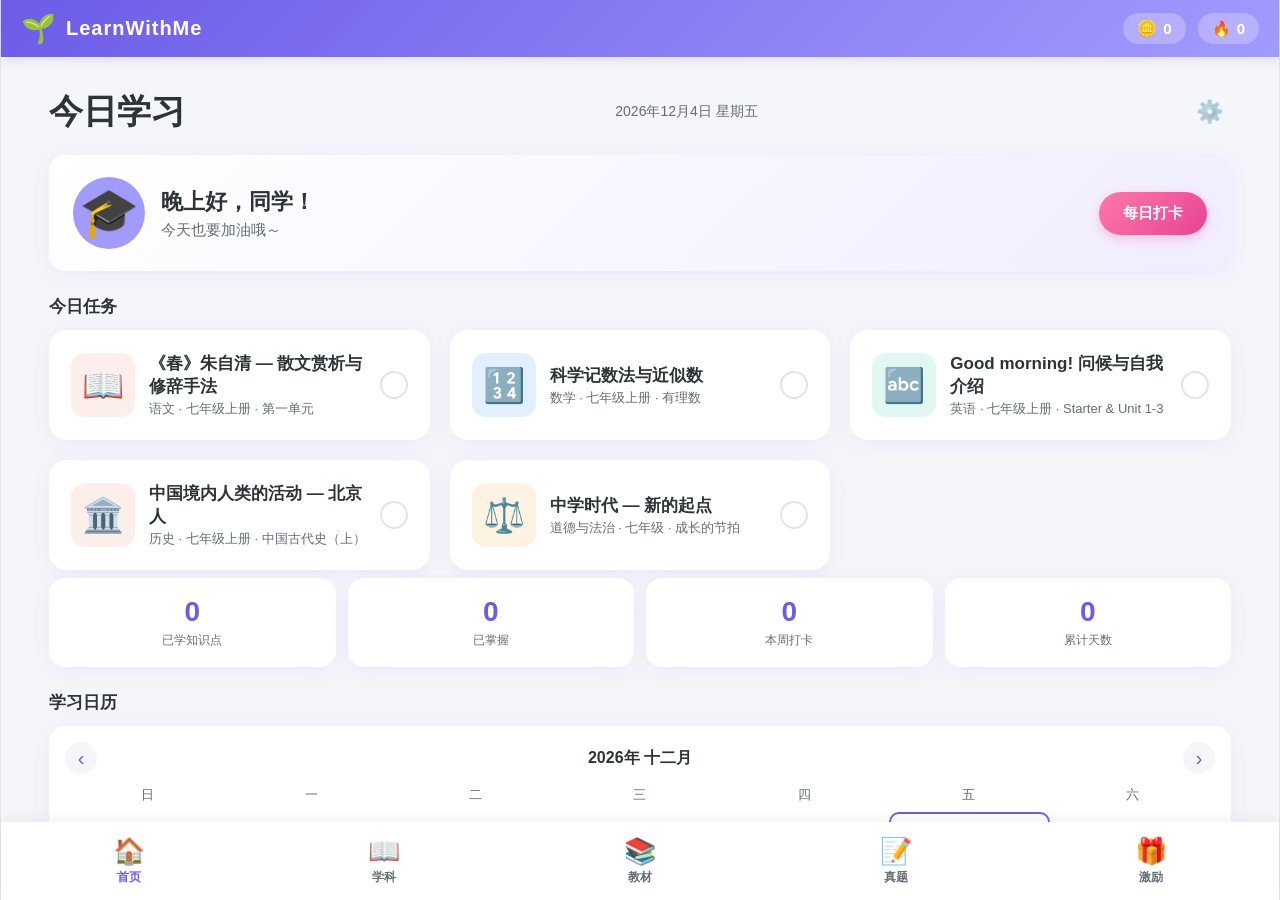
<file: LearnWithMe-old/index.html>
<!DOCTYPE html>
<html lang="zh-CN">
<head>
  <meta charset="UTF-8">
  <meta name="viewport" content="width=device-width, initial-scale=1.0, maximum-scale=1.0, user-scalable=no, viewport-fit=cover">
  <meta name="apple-mobile-web-app-capable" content="yes">
  <meta name="apple-mobile-web-app-status-bar-style" content="default">
  <meta name="apple-mobile-web-app-title" content="LearnWithMe">
  <meta name="theme-color" content="#6C5CE7">
  <link rel="manifest" href="manifest.json">
  <link rel="apple-touch-icon" href="icons/icon-192.png">
  <link rel="icon" href="icons/icon-192.png">
  <title>LearnWithMe</title>
  <link rel="stylesheet" href="css/style.css?v=20260912b">
  <!-- PDF.js for textbook PDF processing（本地化，支持 iPad 离线运行）-->
  <script src="libs/pdf.min.js"></script>
  <!-- pdf-lib for adding bookmarks to PDFs -->
  <script src="libs/pdf-lib.min.js"></script>
</head>
<body>
  <div id="app">
    <!-- Top Status Bar -->
    <header class="topbar">
      <div class="topbar-left">
        <div class="app-logo">🌱</div>
        <div class="app-title">LearnWithMe</div>
      </div>
      <div class="topbar-right">
        <div class="points-badge" id="pointsBadge" title="当前积分">
          <span class="coin-icon">🪙</span>
          <span id="pointsValue">0</span>
        </div>
        <div class="streak-badge" id="streakBadge" title="连续打卡天数">
          <span>🔥</span>
          <span id="streakValue">0</span>
        </div>
      </div>
    </header>

    <!-- Main Content -->
    <main class="content">
      <!-- ===== Dashboard Page ===== -->
      <section class="page active" id="page-dashboard">
        <div class="page-header">
          <h1>今日学习</h1>
          <div class="date-text" id="todayDate"></div>
          <button class="header-settings-btn" onclick="navigate('settings')" title="设置">⚙️</button>
        </div>

        <!-- Greeting & daily quote -->
        <div class="greeting-card">
          <div class="greeting-avatar">🎓</div>
          <div class="greeting-text">
            <div class="greeting-title" id="greetingTitle">早上好，同学！</div>
            <div class="greeting-sub" id="dailyQuote">今天也要加油哦～</div>
          </div>
          <button class="btn-checkin" id="btnDailyCheckin">每日打卡</button>
        </div>

        <!-- Today's tasks -->
        <div class="section-title">今日任务</div>
        <div class="tasks-grid" id="todayTasks"></div>

        <!-- Stats row -->
        <div class="stats-row">
          <div class="stat-card">
            <div class="stat-num" id="statLearned">0</div>
            <div class="stat-label">已学知识点</div>
          </div>
          <div class="stat-card">
            <div class="stat-num" id="statMastered">0</div>
            <div class="stat-label">已掌握</div>
          </div>
          <div class="stat-card">
            <div class="stat-num" id="statThisWeek">0</div>
            <div class="stat-label">本周打卡</div>
          </div>
          <div class="stat-card">
            <div class="stat-num" id="statDays">0</div>
            <div class="stat-label">累计天数</div>
          </div>
        </div>

        <!-- Calendar -->
        <div class="section-title">学习日历</div>
        <div class="calendar-card">
          <div class="calendar-header">
            <button class="cal-nav" id="calPrev">‹</button>
            <div class="cal-title" id="calTitle"></div>
            <button class="cal-nav" id="calNext">›</button>
          </div>
          <div class="calendar-weekdays">
            <div>日</div><div>一</div><div>二</div><div>三</div><div>四</div><div>五</div><div>六</div>
          </div>
          <div class="calendar-grid" id="calendarGrid"></div>
        </div>
      </section>

      <!-- ===== Subjects Page ===== -->
      <section class="page" id="page-subjects">
        <div class="page-header">
          <h1>学科学习</h1>
          <div class="page-sub">人教版 · 初中</div>
        </div>
        <div class="subjects-grid" id="subjectsGrid"></div>
      </section>

      <!-- ===== Subject Detail Page ===== -->
      <section class="page" id="page-subject-detail">
        <div class="page-header">
          <button class="back-btn" onclick="navigate('subjects')">‹ 返回</button>
          <h1 id="subjectDetailTitle"></h1>
        </div>
        <div class="subject-progress">
          <div class="progress-bar"><div class="progress-fill" id="subjectProgressFill"></div></div>
          <div class="progress-text" id="subjectProgressText">0 / 0</div>
        </div>
        <div class="knowledge-list" id="knowledgeList"></div>
      </section>

      <!-- ===== Learning Detail Page ===== -->
      <section class="page" id="page-learn">
        <div class="page-header">
          <button class="back-btn" onclick="navigate('subject-detail')">‹ 返回</button>
          <h1 id="learnTitle">知识点学习</h1>
        </div>
        <div class="learn-subject-tag" id="learnSubjectTag"></div>

        <!-- Section Tabs -->
        <div class="learn-tabs" id="learnTabs">
          <button class="learn-tab active" data-section="summary">📝 知识总结</button>
          <button class="learn-tab" data-section="keypoints">🔑 核心要点</button>
          <button class="learn-tab" data-section="textbook">📖 教材内容</button>
          <button class="learn-tab" data-section="exercise">🏅 中考真题</button>
          <button class="learn-tab" data-section="video">🎬 教学视频</button>
        </div>

        <!-- Section Contents -->
        <div class="learn-section active" id="learn-section-summary">
          <div class="learn-card" id="learnSummary"></div>
        </div>

        <div class="learn-section" id="learn-section-keypoints">
          <div class="learn-card" id="learnKeyPoints"></div>
        </div>

        <div class="learn-section" id="learn-section-textbook">
          <div class="learn-card" id="learnTextbook"></div>
        </div>

        <div class="learn-section" id="learn-section-video">
          <div class="learn-card" id="learnVideo"></div>
        </div>

        <div class="learn-section" id="learn-section-exercise">
          <div class="learn-card" id="learnExercise"></div>
        </div>

        <!-- Bottom Action Bar -->
        <div class="learn-action-bar">
          <button class="btn-secondary" onclick="navigate('subject-detail')">返回列表</button>
          <button class="btn-primary" id="learnMarkBtn" onclick="markLearnedFromPage()">标记已学 (+5🪙)</button>
        </div>
      </section>

      <!-- ===== Rewards Page (merged with Wishlist) ===== -->
      <section class="page" id="page-rewards">
        <div class="page-header">
          <h1>激励中心</h1>
          <div class="page-sub">努力就会有回报</div>
        </div>

        <div class="rewards-tabs">
          <button class="tab-btn active" data-tab="positive">🎉 正向激励</button>
          <button class="tab-btn" data-tab="negative">⚖️ 负向惩罚</button>
          <button class="tab-btn" data-tab="wishlist">🌟 心愿清单</button>
        </div>

        <div class="tab-content active" id="tab-positive">
          <div class="section-title">奖励规则</div>
          <div class="rules-list" id="positiveRules"></div>
          <div class="section-title">获得记录</div>
          <div class="records-list" id="rewardRecords"></div>
        </div>

        <div class="tab-content" id="tab-negative">
          <div class="section-title">惩罚规则</div>
          <div class="rules-list" id="negativeRules"></div>
          <div class="section-title">惩罚记录</div>
          <div class="records-list" id="punishRecords"></div>
        </div>

        <div class="tab-content" id="tab-wishlist">
          <div class="wish-summary">
            <div class="wish-points">可用积分：<span id="wishPoints">0</span> 🪙</div>
            <button class="btn-add" id="btnAddWish">+ 添加心愿</button>
          </div>
          <div class="wishlist-grid" id="wishlistGrid"></div>
        </div>
      </section>

      <!-- ===== Textbooks Page ===== -->
      <section class="page" id="page-textbooks">
        <div class="page-header">
          <h1>教材管理</h1>
          <div class="page-sub">上传人教版教材 PDF，自动整理知识点</div>
        </div>

        <div class="upload-zone" id="uploadZone">
          <div class="upload-icon">📚</div>
          <div class="upload-text">点击或拖拽上传教材 PDF</div>
          <div class="upload-hint">支持人教版初中各科教材</div>
          <input type="file" id="pdfInput" accept="application/pdf" hidden>
          <button class="btn-primary" onclick="document.getElementById('pdfInput').click()">选择文件</button>
        </div>

        <div class="section-title">我的教材</div>
        <div class="textbooks-list" id="textbooksList"></div>

        <div class="ocr-note">
          <p>💡 提示：对于扫描版 PDF，可使用 OCR 识别。当前 demo 支持文本型 PDF 自动提取章节知识点。</p>
        </div>
      </section>

      <!-- ===== Exam Papers Page ===== -->
      <section class="page" id="page-exams">
        <div class="page-header">
          <h1>真题库</h1>
          <div class="page-sub">上传各科中考真题试卷，自动提取题目，组建真题库</div>
        </div>

        <div class="upload-zone" id="examUploadZone">
          <div class="upload-icon">📝</div>
          <div class="upload-text">点击或拖拽上传真题试卷 PDF</div>
          <div class="upload-hint">支持语文/数学/英语/物理/化学等各科中考真题</div>
          <input type="file" id="examPdfInput" accept="application/pdf" hidden>
          <button class="btn-primary" onclick="document.getElementById('examPdfInput').click()">选择文件</button>
        </div>

        <div class="section-title">我的真题卷</div>
        <div class="textbooks-list" id="examPapersList"></div>

        <div class="exam-filter-bar" id="examFilterBar">
          <span class="exam-filter-title">🗂️ 题库筛选</span>
          <select class="exam-filter-select" id="examFilterSubject">
            <option value="">全部学科</option>
          </select>
          <select class="exam-filter-select" id="examFilterType">
            <option value="">全部题型</option>
          </select>
          <input type="text" class="exam-filter-input" id="examFilterKw" placeholder="搜索题目关键词…">
        </div>

        <div class="section-title">真题库</div>
        <div class="exam-questions-list" id="examQuestionsList"></div>
      </section>

      <!-- ===== Settings Page ===== -->
      <section class="page" id="page-settings">
        <div class="page-header">
          <h1>设置</h1>
        </div>
        <div class="settings-list">
          <div class="setting-item">
            <div class="setting-info">
              <div class="setting-name">孩子昵称</div>
              <div class="setting-desc">显示在首页的称呼</div>
            </div>
            <input type="text" class="setting-input" id="settingNickname" placeholder="同学">
          </div>
          <div class="setting-item">
            <div class="setting-info">
              <div class="setting-name">当前年级</div>
              <div class="setting-desc">仅展示该年级的学科与单元（按 PDF 教材目录）</div>
            </div>
            <select class="setting-input" id="settingGrade">
              <option value="七年级上">七年级上学期</option>
              <option value="七年级下">七年级下学期</option>
              <option value="八年级上">八年级上学期</option>
              <option value="八年级下">八年级下学期</option>
              <option value="九年级上">九年级上学期</option>
              <option value="九年级下">九年级下学期</option>
            </select>
          </div>
          <div class="setting-item">
            <div class="setting-info">
              <div class="setting-name">每日目标</div>
              <div class="setting-desc">每天学习的知识点数量</div>
            </div>
            <input type="number" class="setting-input" id="settingDailyGoal" min="1" max="20" value="3">
          </div>
          <div class="setting-item">
            <div class="setting-info">
              <div class="setting-name">重置数据</div>
              <div class="setting-desc">清空所有学习记录与积分</div>
            </div>
            <button class="btn-danger" id="btnReset">重置</button>
          </div>
          <div class="setting-item">
            <div class="setting-info">
              <div class="setting-name">导出数据</div>
              <div class="setting-desc">导出学习记录为 JSON</div>
            </div>
            <button class="btn-secondary" id="btnExport">导出</button>
          </div>
        </div>
      </section>
    </main>

    <!-- Bottom Tab Bar -->
    <nav class="tabbar">
      <button class="tab-item active" data-page="dashboard">
        <div class="tab-icon">🏠</div>
        <div class="tab-label">首页</div>
      </button>
      <button class="tab-item" data-page="subjects">
        <div class="tab-icon">📖</div>
        <div class="tab-label">学科</div>
      </button>
      <button class="tab-item" data-page="textbooks">
        <div class="tab-icon">📚</div>
        <div class="tab-label">教材</div>
      </button>
      <button class="tab-item" data-page="exams">
        <div class="tab-icon">📝</div>
        <div class="tab-label">真题</div>
      </button>
      <button class="tab-item" data-page="rewards">
        <div class="tab-icon">🎁</div>
        <div class="tab-label">激励</div>
      </button>
    </nav>
  </div>

  <!-- Knowledge Point Modal -->
  <div class="modal" id="knowledgeModal">
    <div class="modal-content">
      <div class="modal-header">
        <h3 id="kpTitle">知识点</h3>
        <button class="modal-close" onclick="closeModal()">✕</button>
      </div>
      <div class="modal-body" id="kpBody"></div>
      <div class="modal-footer">
        <button class="btn-secondary" onclick="closeModal()">稍后再学</button>
        <button class="btn-primary" id="btnMarkLearned">标记已学 (+5🪙)</button>
      </div>
    </div>
  </div>

  <!-- Wish Modal -->
  <div class="modal" id="wishModal">
    <div class="modal-content">
      <div class="modal-header">
        <h3>添加心愿</h3>
        <button class="modal-close" onclick="closeWishModal()">✕</button>
      </div>
      <div class="modal-body">
        <label class="form-label">心愿名称</label>
        <input type="text" class="form-input" id="wishName" placeholder="例如：乐高积木">
        <label class="form-label">所需积分</label>
        <input type="number" class="form-input" id="wishCost" min="1" placeholder="例如：100">
        <label class="form-label">图标（选一个表情）</label>
        <div class="emoji-picker" id="emojiPicker">
          <span>🎮</span><span>📚</span><span>🎨</span><span>⚽</span><span>🍦</span>
          <span>🚗</span><span>🎒</span><span>🎵</span><span>🧸</span><span>🏆</span>
        </div>
      </div>
      <div class="modal-footer">
        <button class="btn-secondary" onclick="closeWishModal()">取消</button>
        <button class="btn-primary" onclick="saveWish()">保存心愿</button>
      </div>
    </div>
  </div>

  <!-- PDF Processing Modal -->
  <div class="modal" id="pdfModal">
    <div class="modal-content">
      <div class="modal-header">
        <h3>教材处理中</h3>
      </div>
      <div class="modal-body">
        <div class="pdf-progress">
          <div class="pdf-icon">📄</div>
          <div class="pdf-status" id="pdfStatus">正在读取 PDF...</div>
          <div class="progress-bar"><div class="progress-fill" id="pdfProgressFill" style="width:0%"></div></div>
        </div>
        <div class="pdf-extracted" id="pdfExtracted" hidden>
          <div class="section-title">提取的章节</div>
          <div id="pdfChapters"></div>
        </div>
      </div>
      <div class="modal-footer">
        <button class="btn-secondary" id="btnPdfCancel" onclick="closePdfModal()">取消</button>
        <button class="btn-primary" id="btnPdfSave" onclick="saveTextbook()" disabled>保存到教材</button>
      </div>
    </div>
  </div>

  <!-- 确认弹窗（移动端友好） -->
  <div class="modal" id="confirmModal">
    <div class="modal-content" style="max-width:320px;">
      <div class="modal-body" style="padding:24px 20px; text-align:center;">
        <div id="confirmMsg" style="font-size:15px; color:var(--text); line-height:1.6; margin-bottom:20px;">确定要执行此操作吗？</div>
        <div style="display:flex; gap:12px;">
          <button class="btn-secondary" style="flex:1; padding:12px;" id="confirmCancel">取消</button>
          <button class="btn-primary" style="flex:1; padding:12px; background:#e74c3c;" id="confirmOk">确定</button>
        </div>
      </div>
    </div>
  </div>

  <!-- Toast -->
  <div class="toast" id="toast"></div>

  <script src="js/data.js?v=20260912b"></script>
  <script src="js/learning.js?v=20260912b"></script>
  <script src="js/storage.js?v=20260912b"></script>
  <script src="js/app.js?v=20260912b"></script>
  <script>
    if ('serviceWorker' in navigator) {
      navigator.serviceWorker.register('sw.js?v=20260912b').then(reg => {
        // 检查是否有新版本的 Service Worker
        reg.addEventListener('updatefound', () => {
          const newWorker = reg.installing;
          newWorker.addEventListener('statechange', () => {
            if (newWorker.state === 'installed' && navigator.serviceWorker.controller) {
              // 有新版本，立即激活并刷新
              newWorker.postMessage({ action: 'skipWaiting' });
              location.reload();
            }
          });
        });
        // 每次加载都检查更新
        reg.update();
      }).catch(() => {});
    }
  </script>
</body>
</html>
</file>
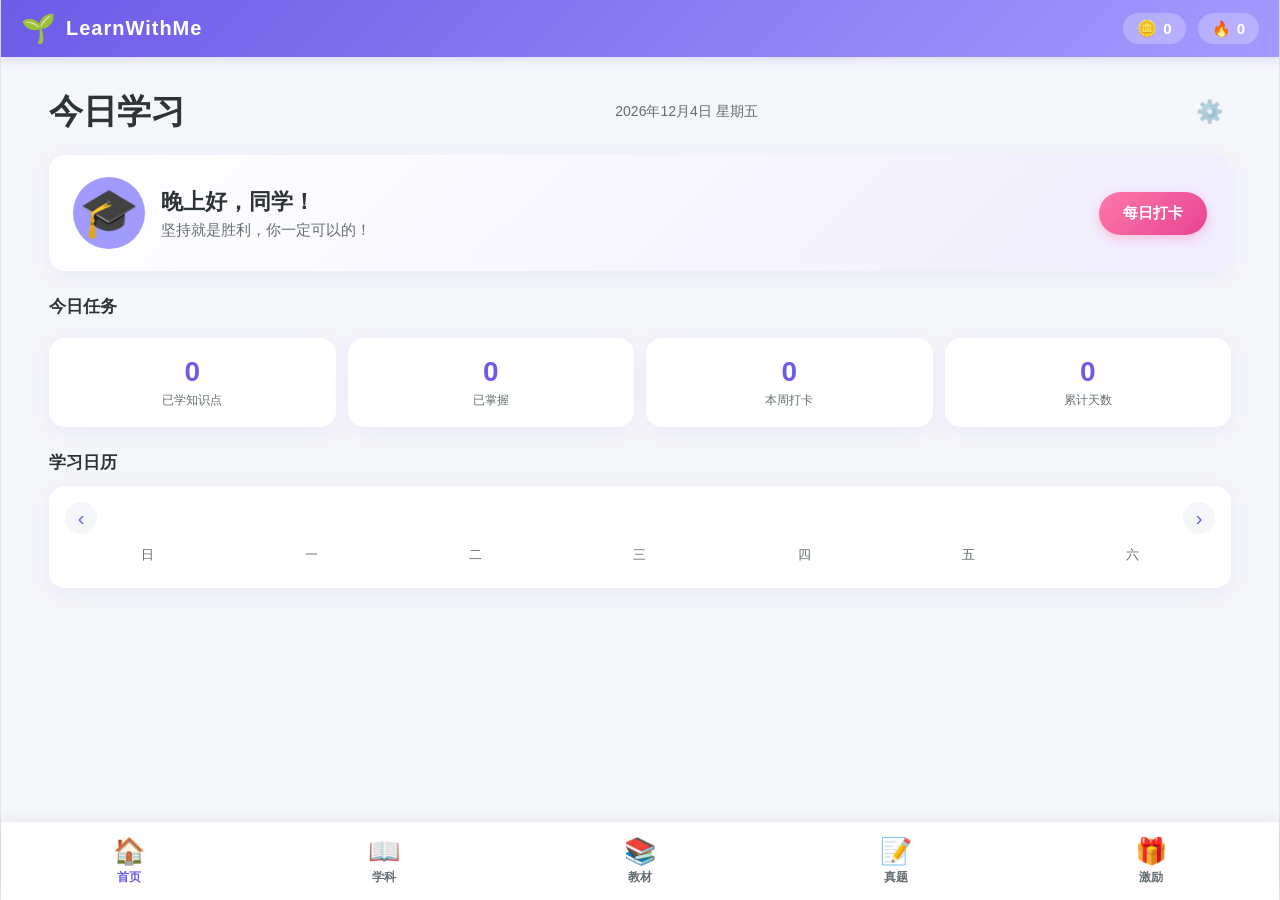
<file: LearnWithMe-old/ios-app/www/index.html>
<!DOCTYPE html>
<html lang="zh-CN">
<head>
  <meta charset="UTF-8">
  <meta name="viewport" content="width=device-width, initial-scale=1.0, maximum-scale=1.0, user-scalable=no, viewport-fit=cover">
  <meta name="apple-mobile-web-app-capable" content="yes">
  <meta name="apple-mobile-web-app-status-bar-style" content="default">
  <meta name="apple-mobile-web-app-title" content="LearnWithMe">
  <meta name="theme-color" content="#6C5CE7">
  <link rel="manifest" href="manifest.json">
  <link rel="apple-touch-icon" href="icons/icon-192.png">
  <link rel="icon" href="icons/icon-192.png">
  <title>LearnWithMe</title>
  <link rel="stylesheet" href="css/style.css?v=20260909i">
  <!-- PDF.js for textbook PDF processing（本地化，支持 iPad 离线运行）-->
  <script src="libs/pdf.min.js"></script>
  <!-- pdf-lib for adding bookmarks to PDFs -->
  <script src="libs/pdf-lib.min.js"></script>
</head>
<body>
  <div id="app">
    <!-- Top Status Bar -->
    <header class="topbar">
      <div class="topbar-left">
        <div class="app-logo">🌱</div>
        <div class="app-title">LearnWithMe</div>
      </div>
      <div class="topbar-right">
        <div class="points-badge" id="pointsBadge" title="当前积分">
          <span class="coin-icon">🪙</span>
          <span id="pointsValue">0</span>
        </div>
        <div class="streak-badge" id="streakBadge" title="连续打卡天数">
          <span>🔥</span>
          <span id="streakValue">0</span>
        </div>
      </div>
    </header>

    <!-- Main Content -->
    <main class="content">
      <!-- ===== Dashboard Page ===== -->
      <section class="page active" id="page-dashboard">
        <div class="page-header">
          <h1>今日学习</h1>
          <div class="date-text" id="todayDate"></div>
          <button class="header-settings-btn" onclick="navigate('settings')" title="设置">⚙️</button>
        </div>

        <!-- Greeting & daily quote -->
        <div class="greeting-card">
          <div class="greeting-avatar">🎓</div>
          <div class="greeting-text">
            <div class="greeting-title" id="greetingTitle">早上好，同学！</div>
            <div class="greeting-sub" id="dailyQuote">今天也要加油哦～</div>
          </div>
          <button class="btn-checkin" id="btnDailyCheckin">每日打卡</button>
        </div>

        <!-- Today's tasks -->
        <div class="section-title">今日任务</div>
        <div class="tasks-grid" id="todayTasks"></div>

        <!-- Stats row -->
        <div class="stats-row">
          <div class="stat-card">
            <div class="stat-num" id="statLearned">0</div>
            <div class="stat-label">已学知识点</div>
          </div>
          <div class="stat-card">
            <div class="stat-num" id="statMastered">0</div>
            <div class="stat-label">已掌握</div>
          </div>
          <div class="stat-card">
            <div class="stat-num" id="statThisWeek">0</div>
            <div class="stat-label">本周打卡</div>
          </div>
          <div class="stat-card">
            <div class="stat-num" id="statDays">0</div>
            <div class="stat-label">累计天数</div>
          </div>
        </div>

        <!-- Calendar -->
        <div class="section-title">学习日历</div>
        <div class="calendar-card">
          <div class="calendar-header">
            <button class="cal-nav" id="calPrev">‹</button>
            <div class="cal-title" id="calTitle"></div>
            <button class="cal-nav" id="calNext">›</button>
          </div>
          <div class="calendar-weekdays">
            <div>日</div><div>一</div><div>二</div><div>三</div><div>四</div><div>五</div><div>六</div>
          </div>
          <div class="calendar-grid" id="calendarGrid"></div>
        </div>
      </section>

      <!-- ===== Subjects Page ===== -->
      <section class="page" id="page-subjects">
        <div class="page-header">
          <h1>学科学习</h1>
          <div class="page-sub">人教版 · 初中</div>
        </div>
        <div class="subjects-grid" id="subjectsGrid"></div>
      </section>

      <!-- ===== Subject Detail Page ===== -->
      <section class="page" id="page-subject-detail">
        <div class="page-header">
          <button class="back-btn" onclick="navigate('subjects')">‹ 返回</button>
          <h1 id="subjectDetailTitle"></h1>
        </div>
        <div class="subject-progress">
          <div class="progress-bar"><div class="progress-fill" id="subjectProgressFill"></div></div>
          <div class="progress-text" id="subjectProgressText">0 / 0</div>
        </div>
        <div class="knowledge-list" id="knowledgeList"></div>
      </section>

      <!-- ===== Learning Detail Page ===== -->
      <section class="page" id="page-learn">
        <div class="page-header">
          <button class="back-btn" onclick="navigate('subject-detail')">‹ 返回</button>
          <h1 id="learnTitle">知识点学习</h1>
        </div>
        <div class="learn-subject-tag" id="learnSubjectTag"></div>

        <!-- Section Tabs -->
        <div class="learn-tabs" id="learnTabs">
          <button class="learn-tab active" data-section="summary">📝 知识总结</button>
          <button class="learn-tab" data-section="keypoints">🔑 核心要点</button>
          <button class="learn-tab" data-section="textbook">📖 教材内容</button>
          <button class="learn-tab" data-section="exercise">🏅 中考真题</button>
          <button class="learn-tab" data-section="video">🎬 教学视频</button>
        </div>

        <!-- Section Contents -->
        <div class="learn-section active" id="learn-section-summary">
          <div class="learn-card" id="learnSummary"></div>
        </div>

        <div class="learn-section" id="learn-section-keypoints">
          <div class="learn-card" id="learnKeyPoints"></div>
        </div>

        <div class="learn-section" id="learn-section-textbook">
          <div class="learn-card" id="learnTextbook"></div>
        </div>

        <div class="learn-section" id="learn-section-video">
          <div class="learn-card" id="learnVideo"></div>
        </div>

        <div class="learn-section" id="learn-section-exercise">
          <div class="learn-card" id="learnExercise"></div>
        </div>

        <!-- Bottom Action Bar -->
        <div class="learn-action-bar">
          <button class="btn-secondary" onclick="navigate('subject-detail')">返回列表</button>
          <button class="btn-primary" id="learnMarkBtn" onclick="markLearnedFromPage()">标记已学 (+5🪙)</button>
        </div>
      </section>

      <!-- ===== Rewards Page (merged with Wishlist) ===== -->
      <section class="page" id="page-rewards">
        <div class="page-header">
          <h1>激励中心</h1>
          <div class="page-sub">努力就会有回报</div>
        </div>

        <div class="rewards-tabs">
          <button class="tab-btn active" data-tab="positive">🎉 正向激励</button>
          <button class="tab-btn" data-tab="negative">⚖️ 负向惩罚</button>
          <button class="tab-btn" data-tab="wishlist">🌟 心愿清单</button>
        </div>

        <div class="tab-content active" id="tab-positive">
          <div class="section-title">奖励规则</div>
          <div class="rules-list" id="positiveRules"></div>
          <div class="section-title">获得记录</div>
          <div class="records-list" id="rewardRecords"></div>
        </div>

        <div class="tab-content" id="tab-negative">
          <div class="section-title">惩罚规则</div>
          <div class="rules-list" id="negativeRules"></div>
          <div class="section-title">惩罚记录</div>
          <div class="records-list" id="punishRecords"></div>
        </div>

        <div class="tab-content" id="tab-wishlist">
          <div class="wish-summary">
            <div class="wish-points">可用积分：<span id="wishPoints">0</span> 🪙</div>
            <button class="btn-add" id="btnAddWish">+ 添加心愿</button>
          </div>
          <div class="wishlist-grid" id="wishlistGrid"></div>
        </div>
      </section>

      <!-- ===== Textbooks Page ===== -->
      <section class="page" id="page-textbooks">
        <div class="page-header">
          <h1>教材管理</h1>
          <div class="page-sub">上传人教版教材 PDF，自动整理知识点</div>
        </div>

        <div class="upload-zone" id="uploadZone">
          <div class="upload-icon">📚</div>
          <div class="upload-text">点击或拖拽上传教材 PDF</div>
          <div class="upload-hint">支持人教版初中各科教材</div>
          <input type="file" id="pdfInput" accept="application/pdf" hidden>
          <button class="btn-primary" onclick="document.getElementById('pdfInput').click()">选择文件</button>
        </div>

        <div class="section-title">我的教材</div>
        <div class="textbooks-list" id="textbooksList"></div>

        <div class="ocr-note">
          <p>💡 提示：对于扫描版 PDF，可使用 OCR 识别。当前 demo 支持文本型 PDF 自动提取章节知识点。</p>
        </div>
      </section>

      <!-- ===== Exam Papers Page ===== -->
      <section class="page" id="page-exams">
        <div class="page-header">
          <h1>真题库</h1>
          <div class="page-sub">上传各科中考真题试卷，自动提取题目，组建真题库</div>
        </div>

        <div class="upload-zone" id="examUploadZone">
          <div class="upload-icon">📝</div>
          <div class="upload-text">点击或拖拽上传真题试卷 PDF</div>
          <div class="upload-hint">支持语文/数学/英语/物理/化学等各科中考真题</div>
          <input type="file" id="examPdfInput" accept="application/pdf" hidden>
          <button class="btn-primary" onclick="document.getElementById('examPdfInput').click()">选择文件</button>
        </div>

        <div class="section-title">我的真题卷</div>
        <div class="textbooks-list" id="examPapersList"></div>

        <div class="exam-filter-bar" id="examFilterBar">
          <span class="exam-filter-title">🗂️ 题库筛选</span>
          <select class="exam-filter-select" id="examFilterSubject">
            <option value="">全部学科</option>
          </select>
          <select class="exam-filter-select" id="examFilterType">
            <option value="">全部题型</option>
          </select>
          <input type="text" class="exam-filter-input" id="examFilterKw" placeholder="搜索题目关键词…">
        </div>

        <div class="section-title">真题库</div>
        <div class="exam-questions-list" id="examQuestionsList"></div>
      </section>

      <!-- ===== Settings Page ===== -->
      <section class="page" id="page-settings">
        <div class="page-header">
          <h1>设置</h1>
        </div>
        <div class="settings-list">
          <div class="setting-item">
            <div class="setting-info">
              <div class="setting-name">孩子昵称</div>
              <div class="setting-desc">显示在首页的称呼</div>
            </div>
            <input type="text" class="setting-input" id="settingNickname" placeholder="同学">
          </div>
          <div class="setting-item">
            <div class="setting-info">
              <div class="setting-name">当前年级</div>
              <div class="setting-desc">仅展示该年级的学科与单元（按 PDF 教材目录）</div>
            </div>
            <select class="setting-input" id="settingGrade">
              <option value="七年级上">七年级上学期</option>
              <option value="七年级下">七年级下学期</option>
              <option value="八年级上">八年级上学期</option>
              <option value="八年级下">八年级下学期</option>
              <option value="九年级上">九年级上学期</option>
              <option value="九年级下">九年级下学期</option>
            </select>
          </div>
          <div class="setting-item">
            <div class="setting-info">
              <div class="setting-name">每日目标</div>
              <div class="setting-desc">每天学习的知识点数量</div>
            </div>
            <input type="number" class="setting-input" id="settingDailyGoal" min="1" max="20" value="3">
          </div>
          <div class="setting-item">
            <div class="setting-info">
              <div class="setting-name">重置数据</div>
              <div class="setting-desc">清空所有学习记录与积分</div>
            </div>
            <button class="btn-danger" id="btnReset">重置</button>
          </div>
          <div class="setting-item">
            <div class="setting-info">
              <div class="setting-name">导出数据</div>
              <div class="setting-desc">导出学习记录为 JSON</div>
            </div>
            <button class="btn-secondary" id="btnExport">导出</button>
          </div>
        </div>
      </section>
    </main>

    <!-- Bottom Tab Bar -->
    <nav class="tabbar">
      <button class="tab-item active" data-page="dashboard">
        <div class="tab-icon">🏠</div>
        <div class="tab-label">首页</div>
      </button>
      <button class="tab-item" data-page="subjects">
        <div class="tab-icon">📖</div>
        <div class="tab-label">学科</div>
      </button>
      <button class="tab-item" data-page="textbooks">
        <div class="tab-icon">📚</div>
        <div class="tab-label">教材</div>
      </button>
      <button class="tab-item" data-page="exams">
        <div class="tab-icon">📝</div>
        <div class="tab-label">真题</div>
      </button>
      <button class="tab-item" data-page="rewards">
        <div class="tab-icon">🎁</div>
        <div class="tab-label">激励</div>
      </button>
    </nav>
  </div>

  <!-- Knowledge Point Modal -->
  <div class="modal" id="knowledgeModal">
    <div class="modal-content">
      <div class="modal-header">
        <h3 id="kpTitle">知识点</h3>
        <button class="modal-close" onclick="closeModal()">✕</button>
      </div>
      <div class="modal-body" id="kpBody"></div>
      <div class="modal-footer">
        <button class="btn-secondary" onclick="closeModal()">稍后再学</button>
        <button class="btn-primary" id="btnMarkLearned">标记已学 (+5🪙)</button>
      </div>
    </div>
  </div>

  <!-- Wish Modal -->
  <div class="modal" id="wishModal">
    <div class="modal-content">
      <div class="modal-header">
        <h3>添加心愿</h3>
        <button class="modal-close" onclick="closeWishModal()">✕</button>
      </div>
      <div class="modal-body">
        <label class="form-label">心愿名称</label>
        <input type="text" class="form-input" id="wishName" placeholder="例如：乐高积木">
        <label class="form-label">所需积分</label>
        <input type="number" class="form-input" id="wishCost" min="1" placeholder="例如：100">
        <label class="form-label">图标（选一个表情）</label>
        <div class="emoji-picker" id="emojiPicker">
          <span>🎮</span><span>📚</span><span>🎨</span><span>⚽</span><span>🍦</span>
          <span>🚗</span><span>🎒</span><span>🎵</span><span>🧸</span><span>🏆</span>
        </div>
      </div>
      <div class="modal-footer">
        <button class="btn-secondary" onclick="closeWishModal()">取消</button>
        <button class="btn-primary" onclick="saveWish()">保存心愿</button>
      </div>
    </div>
  </div>

  <!-- PDF Processing Modal -->
  <div class="modal" id="pdfModal">
    <div class="modal-content">
      <div class="modal-header">
        <h3>教材处理中</h3>
      </div>
      <div class="modal-body">
        <div class="pdf-progress">
          <div class="pdf-icon">📄</div>
          <div class="pdf-status" id="pdfStatus">正在读取 PDF...</div>
          <div class="progress-bar"><div class="progress-fill" id="pdfProgressFill" style="width:0%"></div></div>
        </div>
        <div class="pdf-extracted" id="pdfExtracted" hidden>
          <div class="section-title">提取的章节</div>
          <div id="pdfChapters"></div>
        </div>
      </div>
      <div class="modal-footer">
        <button class="btn-secondary" id="btnPdfCancel" onclick="closePdfModal()">取消</button>
        <button class="btn-primary" id="btnPdfSave" onclick="saveTextbook()" disabled>保存到教材</button>
      </div>
    </div>
  </div>

  <!-- 确认弹窗（移动端友好） -->
  <div class="modal" id="confirmModal">
    <div class="modal-content" style="max-width:320px;">
      <div class="modal-body" style="padding:24px 20px; text-align:center;">
        <div id="confirmMsg" style="font-size:15px; color:var(--text); line-height:1.6; margin-bottom:20px;">确定要执行此操作吗？</div>
        <div style="display:flex; gap:12px;">
          <button class="btn-secondary" style="flex:1; padding:12px;" id="confirmCancel">取消</button>
          <button class="btn-primary" style="flex:1; padding:12px; background:#e74c3c;" id="confirmOk">确定</button>
        </div>
      </div>
    </div>
  </div>

  <!-- Toast -->
  <div class="toast" id="toast"></div>

  <script src="js/data.js?v=20260909i"></script>
  <script src="js/learning.js?v=20260909i"></script>
  <script src="js/storage.js?v=20260909i"></script>
  <script src="js/app.js?v=20260909i"></script>
  <script>
    if ('serviceWorker' in navigator) {
      navigator.serviceWorker.register('sw.js?v=20260909i').then(reg => {
        // 检查是否有新版本的 Service Worker
        reg.addEventListener('updatefound', () => {
          const newWorker = reg.installing;
          newWorker.addEventListener('statechange', () => {
            if (newWorker.state === 'installed' && navigator.serviceWorker.controller) {
              // 有新版本，立即激活并刷新
              newWorker.postMessage({ action: 'skipWaiting' });
              location.reload();
            }
          });
        });
        // 每次加载都检查更新
        reg.update();
      }).catch(() => {});
    }
  </script>
</body>
</html>
</file>
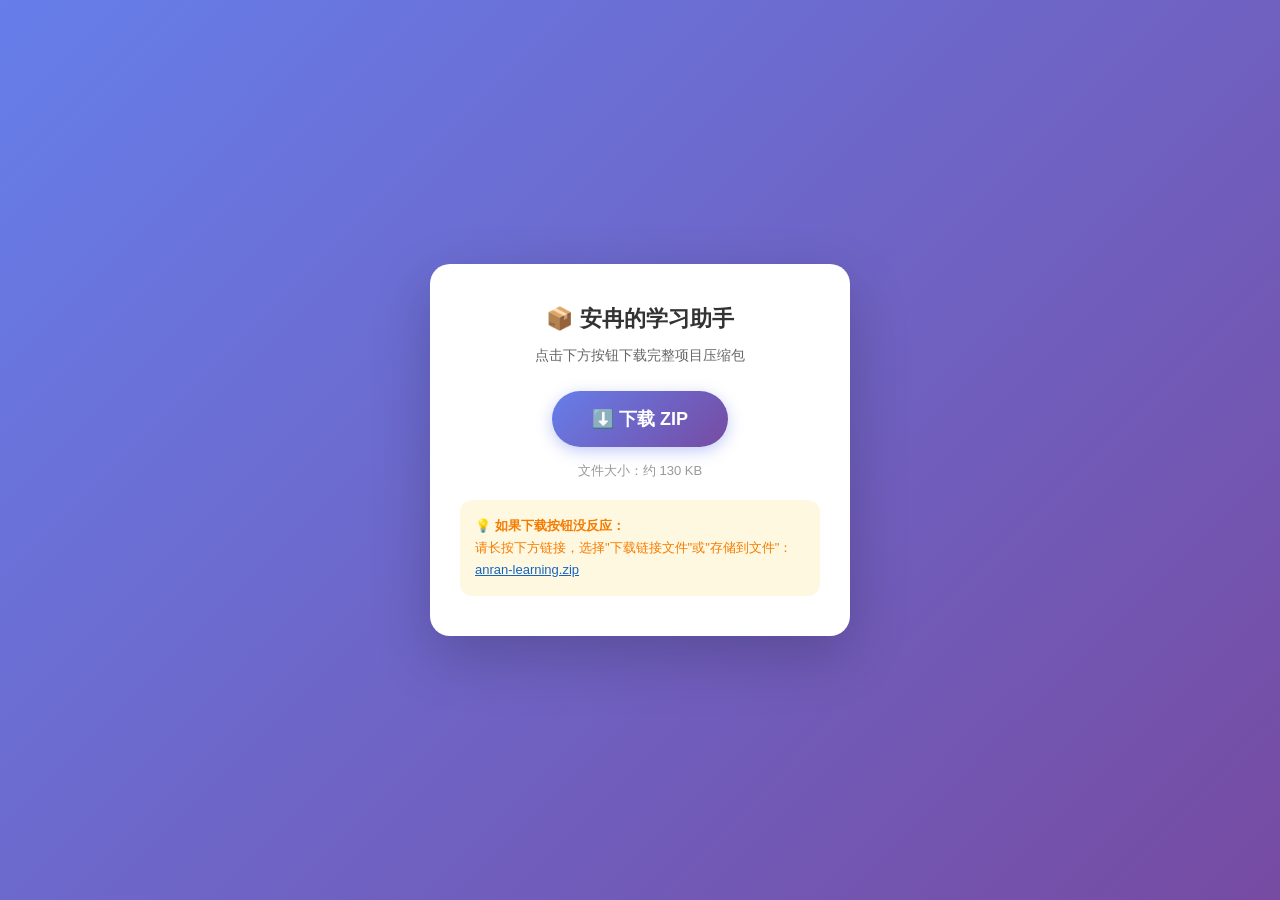
<file: LearnWithMe-old/download.html>
<!DOCTYPE html>
<html lang="zh-CN">
<head>
<meta charset="UTF-8">
<meta name="viewport" content="width=device-width, initial-scale=1.0">
<title>下载 - 安冉的学习助手</title>
<style>
  * { margin: 0; padding: 0; box-sizing: border-box; }
  body {
    font-family: -apple-system, BlinkMacSystemFont, "PingFang SC", sans-serif;
    background: linear-gradient(135deg, #667eea 0%, #764ba2 100%);
    min-height: 100vh;
    display: flex;
    align-items: center;
    justify-content: center;
    padding: 20px;
  }
  .card {
    background: #fff;
    border-radius: 20px;
    padding: 40px 30px;
    max-width: 420px;
    width: 100%;
    text-align: center;
    box-shadow: 0 20px 60px rgba(0,0,0,0.2);
  }
  h1 { font-size: 22px; color: #333; margin-bottom: 10px; }
  p { color: #666; font-size: 14px; line-height: 1.6; margin-bottom: 25px; }
  .btn {
    display: inline-block;
    background: linear-gradient(135deg, #667eea, #764ba2);
    color: #fff;
    padding: 16px 40px;
    border-radius: 50px;
    text-decoration: none;
    font-size: 18px;
    font-weight: 600;
    cursor: pointer;
    border: none;
    transition: transform 0.2s, box-shadow 0.2s;
    box-shadow: 0 4px 15px rgba(102,126,234,0.4);
  }
  .btn:hover { transform: translateY(-2px); }
  .btn:disabled { opacity: 0.6; cursor: not-allowed; transform: none; }
  .size { color: #999; font-size: 13px; margin-top: 15px; }
  .status { margin-top: 20px; padding: 12px; border-radius: 10px; font-size: 14px; display: none; }
  .status.loading { background: #e3f2fd; color: #1565c0; display: block; }
  .status.error { background: #ffebee; color: #c62828; display: block; }
  .status.success { background: #e8f5e9; color: #2e7d32; display: block; }
  .alt { margin-top: 20px; padding: 15px; background: #fff8e1; border-radius: 12px; font-size: 13px; color: #f57c00; text-align: left; line-height: 1.7; }
  .alt code { background: #fff; padding: 2px 6px; border-radius: 4px; font-size: 12px; }
</style>
</head>
<body>
  <div class="card">
    <h1>📦 安冉的学习助手</h1>
    <p>点击下方按钮下载完整项目压缩包</p>
    <button id="dlBtn" class="btn" onclick="downloadZip()">⬇️ 下载 ZIP</button>
    <div class="size">文件大小：约 130 KB</div>
    <div id="status" class="status"></div>
    <div class="alt">
      <strong>💡 如果下载按钮没反应：</strong><br>
      请长按下方链接，选择"下载链接文件"或"存储到文件"：<br>
      <a href="anran-learning.zip" style="color:#1565c0;word-break:break-all;">anran-learning.zip</a>
    </div>
  </div>

<script>
async function downloadZip() {
  const btn = document.getElementById('dlBtn');
  const status = document.getElementById('status');
  btn.disabled = true;
  status.className = 'status loading';
  status.textContent = '正在准备下载...';

  try {
    const resp = await fetch('anran-learning.zip');
    if (!resp.ok) throw new Error('HTTP ' + resp.status);
    const blob = await resp.blob();
    const url = URL.createObjectURL(blob);
    const a = document.createElement('a');
    a.href = url;
    a.download = 'anran-learning.zip';
    document.body.appendChild(a);
    a.click();
    document.body.removeChild(a);
    URL.revokeObjectURL(url);
    status.className = 'status success';
    status.textContent = '✅ 下载已开始！如果没有反应，请尝试长按上方链接。';
  } catch (e) {
    status.className = 'status error';
    status.textContent = '❌ 下载失败：' + e.message + '。请尝试长按上方链接下载。';
  } finally {
    btn.disabled = false;
  }
}
</script>
</body>
</html>
</file>
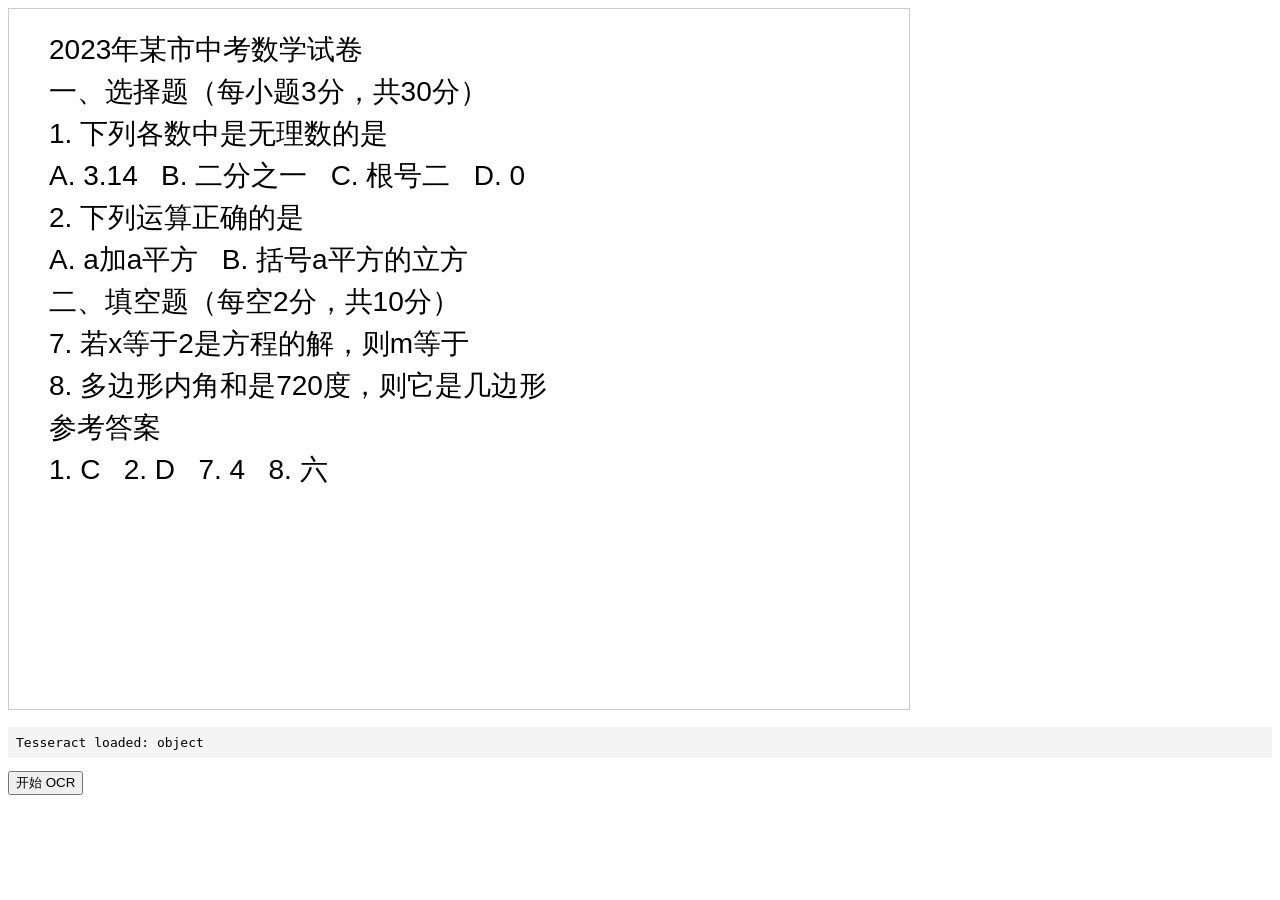
<file: LearnWithMe-old/test_ocr.html>
<!DOCTYPE html>
<html lang="zh-CN">
<head><meta charset="utf-8"><title>OCR Test</title>
<script src="libs/ocr/tesseract.min.js"></script>
</head>
<body>
<canvas id="cv" width="900" height="700" style="border:1px solid #ccc"></canvas>
<pre id="log" style="white-space:pre-wrap;background:#f4f4f4;padding:8px"></pre>
<button id="btn">开始 OCR</button>
<script>
const log = (s) => { document.getElementById('log').textContent += s + '\n'; };
window.addEventListener('DOMContentLoaded', () => {
  const cv = document.getElementById('cv');
  const ctx = cv.getContext('2d');
  ctx.fillStyle = 'white'; ctx.fillRect(0,0,cv.width,cv.height);
  ctx.fillStyle = 'black';
  ctx.font = '28px sans-serif';
  const lines = [
    '2023年某市中考数学试卷',
    '一、选择题（每小题3分，共30分）',
    '1. 下列各数中是无理数的是',
    'A. 3.14   B. 二分之一   C. 根号二   D. 0',
    '2. 下列运算正确的是',
    'A. a加a平方   B. 括号a平方的立方',
    '二、填空题（每空2分，共10分）',
    '7. 若x等于2是方程的解，则m等于',
    '8. 多边形内角和是720度，则它是几边形',
    '参考答案',
    '1. C   2. D   7. 4   8. 六',
  ];
  let y = 50;
  lines.forEach(l => { ctx.fillText(l, 40, y); y += 42; });
  log('Tesseract loaded: ' + (typeof Tesseract));

  document.getElementById('btn').addEventListener('click', async () => {
    try {
      log('creating worker (chi_sim)...');
      const worker = await Tesseract.createWorker('chi_sim', 1, {
        workerPath: new URL('libs/ocr/worker.min.js', document.baseURI).href,
        logger: m => log('  [' + m.status + '] ' + (m.progress != null ? Math.round(m.progress*100)+'%' : ''))
      });
      log('recognizing...');
      const { data } = await worker.recognize(cv);
      log('=== RECOGNIZED TEXT ===');
      log(data.text);
      await worker.terminate();
    } catch (e) {
      log('ERROR: ' + (e.stack || e.message || e));
    }
  });
});
</script>
</body>
</html>
</file>
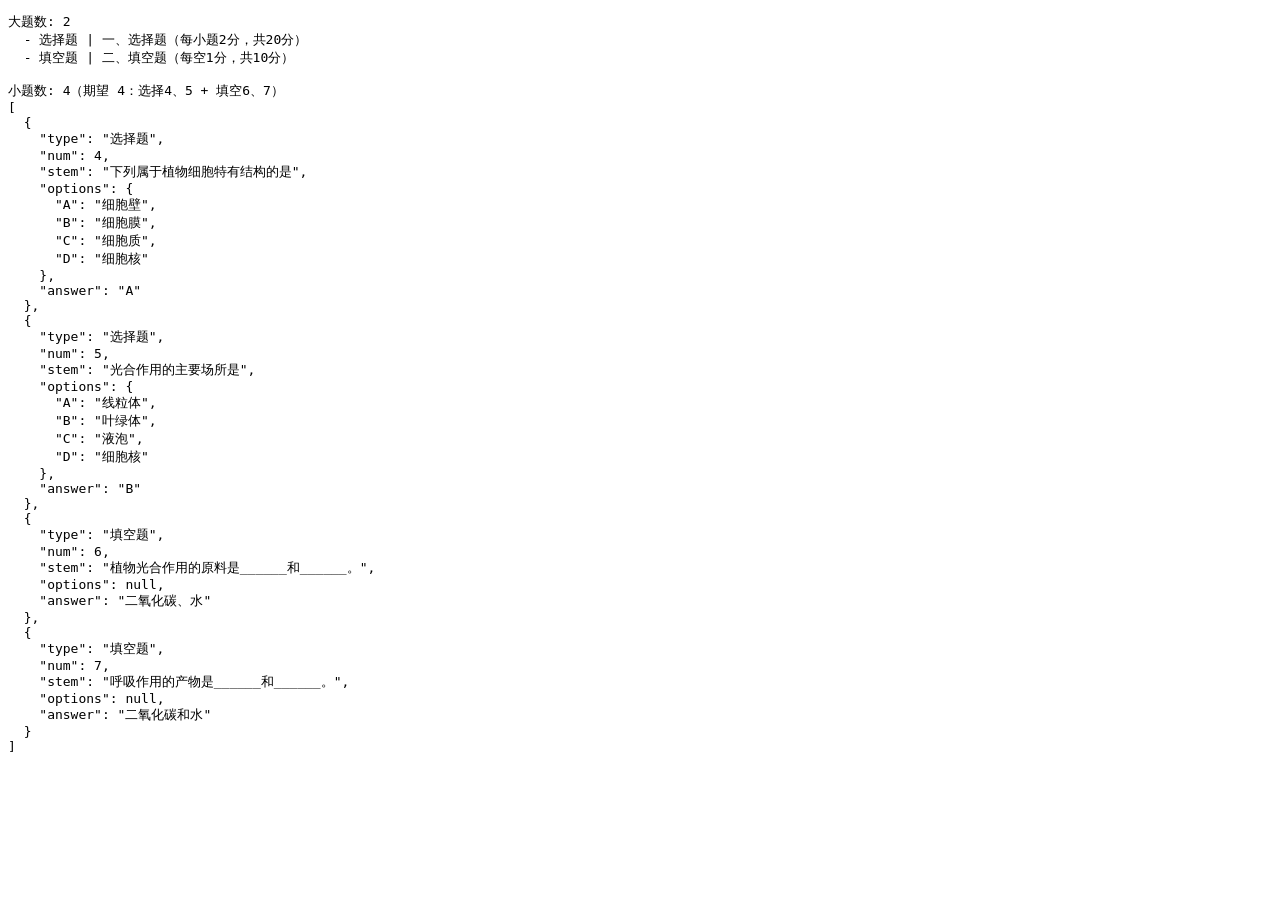
<file: LearnWithMe-old/test_parse.html>
<!DOCTYPE html>
<html>
<head><meta charset="utf-8"><title>Test Parse</title></head>
<body>
<script src="js/data.js?v=20260912b"></script>
<script src="js/learning.js?v=20260912b"></script>
<script src="js/storage.js?v=20260912b"></script>
<script src="js/app.js?v=20260912b"></script>
<script>
function init() {}
window.addEventListener('DOMContentLoaded', () => {
  // ★ 关键测试场景：前面有"考试介绍/答题须知"说明文字，只有 4、5 是真正的题
  // 期望：只识别出 4、5 两道题，考试介绍不被当成题目
  const sampleText = `2023年某市中考生物试卷
注意事项：
1. 本试卷共8页，满分100分，考试时间60分钟。
2. 答题前，考生务必将自己的姓名、准考证号填写在答题卡上。
3. 请将答案填写在答题卡上，考试结束将试卷和答题卡一并交回。

一、选择题（每小题2分，共20分）
4. 下列属于植物细胞特有结构的是
A. 细胞壁 B. 细胞膜 C. 细胞质 D. 细胞核
5. 光合作用的主要场所是
A. 线粒体 B. 叶绿体 C. 液泡 D. 细胞核

二、填空题（每空1分，共10分）
6. 植物光合作用的原料是______和______。
7. 呼吸作用的产物是______和______。

参考答案
一、选择题
4. A  5. B
二、填空题
6. 二氧化碳、水  7. 二氧化碳和水`;

  const sections = parseExamSections(sampleText);
  const allQuestions = [];
  sections.forEach(sec => {
    const secText = sampleText.substring(sec.startIdx, sec.endIdx);
    const qs = parseQuestionsInSection(secText, sec.type);
    qs.forEach(q => {
      extractAnswers(sampleText, [q], sec.type);
      allQuestions.push({ type: sec.type, num: q.num, stem: q.stem.substring(0, 40), options: q.options, answer: q.answer });
    });
  });

  const out = {
    sectionsFound: sections.length,
    sections: sections.map(s => ({ type: s.type, label: s.label })),
    questionsFound: allQuestions.length,
    questions: allQuestions
  };
  console.log('PARSE RESULT', out);
  document.body.innerHTML = '<pre id="result" style="white-space:pre-wrap;font-size:13px">' +
    '大题数: ' + out.sectionsFound + '\n' +
    out.sections.map(s => '  - ' + s.type + ' | ' + s.label).join('\n') + '\n\n' +
    '小题数: ' + out.questionsFound + '（期望 4：选择4、5 + 填空6、7）\n' +
    JSON.stringify(out.questions, null, 2) +
    '</pre>';
});
</script>
</body>
</html>
</file>
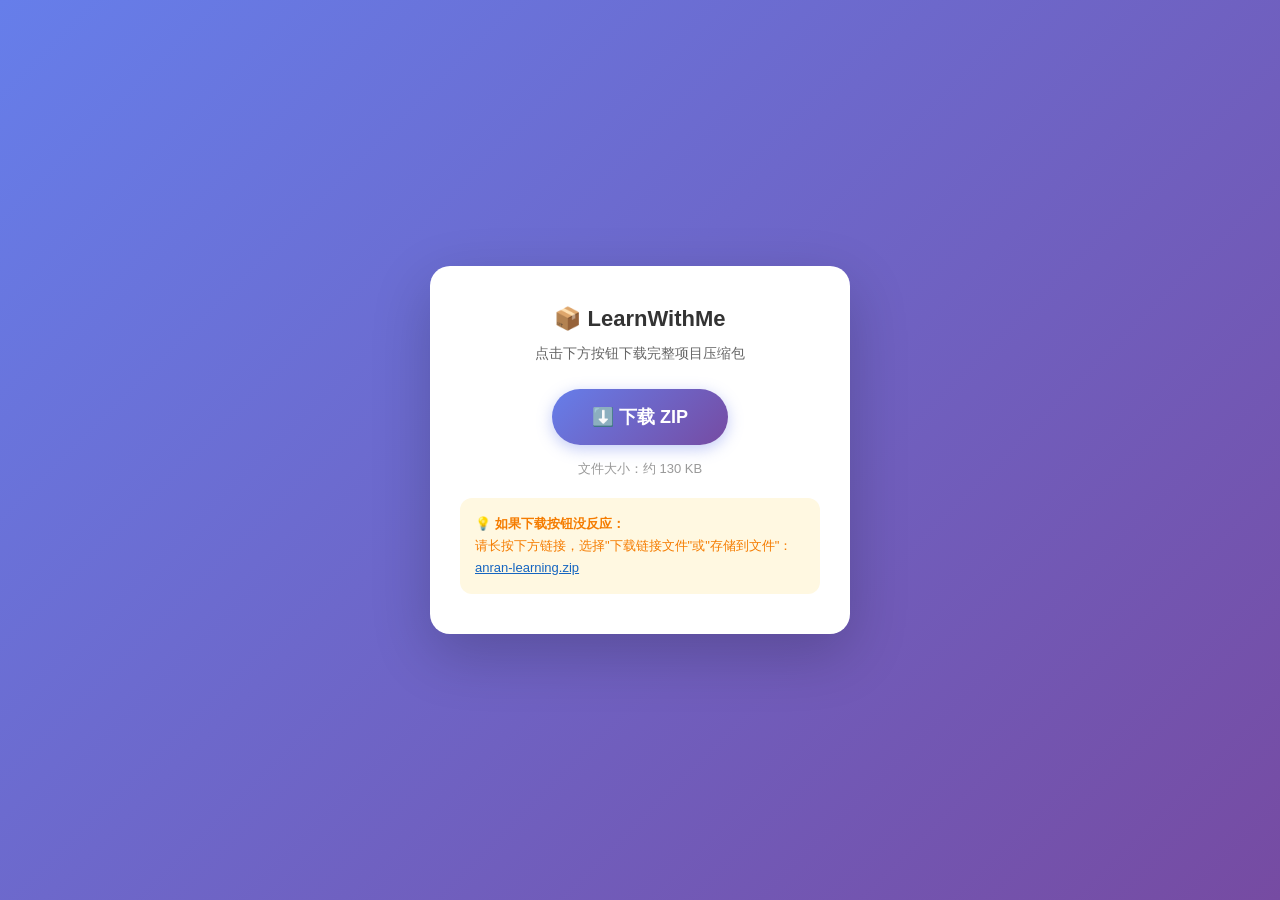
<file: LearnWithMe-old/ios-app/www/download.html>
<!DOCTYPE html>
<html lang="zh-CN">
<head>
<meta charset="UTF-8">
<meta name="viewport" content="width=device-width, initial-scale=1.0">
<title>下载 - LearnWithMe</title>
<style>
  * { margin: 0; padding: 0; box-sizing: border-box; }
  body {
    font-family: -apple-system, BlinkMacSystemFont, "PingFang SC", sans-serif;
    background: linear-gradient(135deg, #667eea 0%, #764ba2 100%);
    min-height: 100vh;
    display: flex;
    align-items: center;
    justify-content: center;
    padding: 20px;
  }
  .card {
    background: #fff;
    border-radius: 20px;
    padding: 40px 30px;
    max-width: 420px;
    width: 100%;
    text-align: center;
    box-shadow: 0 20px 60px rgba(0,0,0,0.2);
  }
  h1 { font-size: 22px; color: #333; margin-bottom: 10px; }
  p { color: #666; font-size: 14px; line-height: 1.6; margin-bottom: 25px; }
  .btn {
    display: inline-block;
    background: linear-gradient(135deg, #667eea, #764ba2);
    color: #fff;
    padding: 16px 40px;
    border-radius: 50px;
    text-decoration: none;
    font-size: 18px;
    font-weight: 600;
    cursor: pointer;
    border: none;
    transition: transform 0.2s, box-shadow 0.2s;
    box-shadow: 0 4px 15px rgba(102,126,234,0.4);
  }
  .btn:hover { transform: translateY(-2px); }
  .btn:disabled { opacity: 0.6; cursor: not-allowed; transform: none; }
  .size { color: #999; font-size: 13px; margin-top: 15px; }
  .status { margin-top: 20px; padding: 12px; border-radius: 10px; font-size: 14px; display: none; }
  .status.loading { background: #e3f2fd; color: #1565c0; display: block; }
  .status.error { background: #ffebee; color: #c62828; display: block; }
  .status.success { background: #e8f5e9; color: #2e7d32; display: block; }
  .alt { margin-top: 20px; padding: 15px; background: #fff8e1; border-radius: 12px; font-size: 13px; color: #f57c00; text-align: left; line-height: 1.7; }
  .alt code { background: #fff; padding: 2px 6px; border-radius: 4px; font-size: 12px; }
</style>
</head>
<body>
  <div class="card">
    <h1>📦 LearnWithMe</h1>
    <p>点击下方按钮下载完整项目压缩包</p>
    <button id="dlBtn" class="btn" onclick="downloadZip()">⬇️ 下载 ZIP</button>
    <div class="size">文件大小：约 130 KB</div>
    <div id="status" class="status"></div>
    <div class="alt">
      <strong>💡 如果下载按钮没反应：</strong><br>
      请长按下方链接，选择"下载链接文件"或"存储到文件"：<br>
      <a href="anran-learning.zip" style="color:#1565c0;word-break:break-all;">anran-learning.zip</a>
    </div>
  </div>

<script>
async function downloadZip() {
  const btn = document.getElementById('dlBtn');
  const status = document.getElementById('status');
  btn.disabled = true;
  status.className = 'status loading';
  status.textContent = '正在准备下载...';

  try {
    const resp = await fetch('anran-learning.zip');
    if (!resp.ok) throw new Error('HTTP ' + resp.status);
    const blob = await resp.blob();
    const url = URL.createObjectURL(blob);
    const a = document.createElement('a');
    a.href = url;
    a.download = 'anran-learning.zip';
    document.body.appendChild(a);
    a.click();
    document.body.removeChild(a);
    URL.revokeObjectURL(url);
    status.className = 'status success';
    status.textContent = '✅ 下载已开始！如果没有反应，请尝试长按上方链接。';
  } catch (e) {
    status.className = 'status error';
    status.textContent = '❌ 下载失败：' + e.message + '。请尝试长按上方链接下载。';
  } finally {
    btn.disabled = false;
  }
}
</script>
</body>
</html>
</file>
<file: LearnWithMe-old/css/style.css>
/* ===== LearnWithMe - 样式 ===== */
:root {
  --primary: #6C5CE7;
  --primary-light: #A29BFE;
  --primary-dark: #5546C9;
  --secondary: #FD79A8;
  --accent: #00B894;
  --warning: #FDCB6E;
  --danger: #E17055;
  --bg: #F5F6FA;
  --card: #FFFFFF;
  --text: #2D3436;
  --text-light: #636E72;
  --border: #E1E4E8;
  --radius: 16px;
  --shadow: 0 4px 20px rgba(108, 92, 231, 0.08);
  --shadow-hover: 0 8px 30px rgba(108, 92, 231, 0.15);
  --safe-top: env(safe-area-inset-top, 0px);
  --safe-bottom: env(safe-area-inset-bottom, 0px);
}

* {
  margin: 0;
  padding: 0;
  box-sizing: border-box;
  -webkit-tap-highlight-color: transparent;
}

html, body {
  height: 100%;
  font-family: -apple-system, BlinkMacSystemFont, "PingFang SC", "Helvetica Neue", "Microsoft YaHei", sans-serif;
  background: var(--bg);
  color: var(--text);
  font-size: 16px;
  overflow: hidden;
}

#app {
  display: flex;
  flex-direction: column;
  height: 100vh;
  height: 100dvh;
  max-width: 1024px;
  margin: 0 auto;
  background: var(--bg);
  /* iPad 等大屏设备：放宽最大宽度以充分利用屏幕空间 */
}
@media (min-width: 768px) {
  #app {
    max-width: 100%;
  }
}
/* iPad 横屏(1024px+)进一步放宽 */
@media (min-width: 1024px) and (orientation: landscape) {
  #app {
    max-width: 1280px;
    margin: 0 auto;
    border-left: 1px solid var(--border);
    border-right: 1px solid var(--border);
  }
}

/* ===== Top Bar ===== */
.topbar {
  display: flex;
  align-items: center;
  justify-content: space-between;
  padding: calc(var(--safe-top) + 12px) 20px 12px;
  background: linear-gradient(135deg, var(--primary), var(--primary-light));
  color: white;
  box-shadow: 0 2px 12px rgba(108, 92, 231, 0.2);
  flex-shrink: 0;
}

.topbar-left {
  display: flex;
  align-items: center;
  gap: 10px;
}

.app-logo {
  font-size: 28px;
}

.app-title {
  font-size: 20px;
  font-weight: 700;
  letter-spacing: 1px;
}

.topbar-right {
  display: flex;
  gap: 12px;
}

.points-badge, .streak-badge {
  display: flex;
  align-items: center;
  gap: 6px;
  background: rgba(255, 255, 255, 0.25);
  padding: 6px 14px;
  border-radius: 20px;
  font-weight: 600;
  font-size: 15px;
  backdrop-filter: blur(10px);
}

.coin-icon {
  font-size: 16px;
}

/* ===== Content ===== */
.content {
  flex: 1;
  overflow-y: auto;
  -webkit-overflow-scrolling: touch;
  padding: 20px;
}

.page {
  display: none;
  animation: fadeIn 0.3s ease;
}

.page.active {
  display: block;
}

@keyframes fadeIn {
  from { opacity: 0; transform: translateY(8px); }
  to { opacity: 1; transform: translateY(0); }
}

.page-header {
  display: flex;
  align-items: center;
  justify-content: space-between;
  margin-bottom: 20px;
}

.page-header h1 {
  font-size: 28px;
  font-weight: 800;
  color: var(--text);
}

.page-sub {
  color: var(--text-light);
  font-size: 14px;
}

.date-text {
  color: var(--text-light);
  font-size: 14px;
}

.header-settings-btn {
  background: none;
  border: none;
  font-size: 22px;
  cursor: pointer;
  padding: 4px 8px;
  line-height: 1;
  opacity: 0.6;
  transition: opacity 0.2s;
}
.header-settings-btn:active { opacity: 1; }

.back-btn {
  background: none;
  border: none;
  color: var(--primary);
  font-size: 16px;
  font-weight: 600;
  cursor: pointer;
  padding: 6px 12px;
  border-radius: 8px;
}

.back-btn:hover {
  background: rgba(108, 92, 231, 0.1);
}

/* ===== Greeting Card ===== */
.greeting-card {
  display: flex;
  align-items: center;
  gap: 16px;
  background: linear-gradient(135deg, #FFF 0%, #F0EDFF 100%);
  padding: 20px;
  border-radius: var(--radius);
  box-shadow: var(--shadow);
  margin-bottom: 24px;
}

.greeting-avatar {
  font-size: 48px;
  width: 72px;
  height: 72px;
  display: flex;
  align-items: center;
  justify-content: center;
  background: var(--primary-light);
  border-radius: 50%;
}

.greeting-text {
  flex: 1;
}

.greeting-title {
  font-size: 20px;
  font-weight: 700;
  margin-bottom: 4px;
}

.greeting-sub {
  color: var(--text-light);
  font-size: 14px;
}

.btn-checkin {
  background: linear-gradient(135deg, var(--secondary), #E84393);
  color: white;
  border: none;
  padding: 12px 24px;
  border-radius: 24px;
  font-size: 15px;
  font-weight: 600;
  cursor: pointer;
  box-shadow: 0 4px 12px rgba(253, 121, 168, 0.4);
  transition: transform 0.2s;
}

.btn-checkin:hover {
  transform: translateY(-2px);
}

.btn-checkin.done {
  background: var(--accent);
  box-shadow: 0 4px 12px rgba(0, 184, 148, 0.4);
}

/* ===== Section Title ===== */
.section-title {
  font-size: 17px;
  font-weight: 700;
  margin: 24px 0 12px;
  color: var(--text);
  display: flex;
  align-items: center;
  gap: 8px;
}

/* ===== Tasks Grid ===== */
.tasks-grid {
  display: grid;
  grid-template-columns: repeat(auto-fill, minmax(280px, 1fr));
  gap: 14px;
}

.task-card {
  display: flex;
  align-items: center;
  gap: 14px;
  background: var(--card);
  padding: 16px;
  border-radius: var(--radius);
  box-shadow: var(--shadow);
  cursor: pointer;
  transition: all 0.2s;
  border: 2px solid transparent;
}

.task-card:hover {
  transform: translateY(-2px);
  box-shadow: var(--shadow-hover);
}

.task-card.done {
  border-color: var(--accent);
  background: #E8F8F3;
}

.task-icon {
  font-size: 32px;
  width: 56px;
  height: 56px;
  display: flex;
  align-items: center;
  justify-content: center;
  background: #F0EDFF;
  border-radius: 14px;
}

.task-info {
  flex: 1;
}

.task-name {
  font-weight: 600;
  font-size: 16px;
  margin-bottom: 2px;
}

.task-sub {
  color: var(--text-light);
  font-size: 13px;
}

.task-check {
  width: 28px;
  height: 28px;
  border-radius: 50%;
  border: 2px solid var(--border);
  display: flex;
  align-items: center;
  justify-content: center;
  font-size: 16px;
  color: white;
}

.task-card.done .task-check {
  background: var(--accent);
  border-color: var(--accent);
}

/* ===== Stats Row ===== */
.stats-row {
  display: grid;
  grid-template-columns: repeat(4, 1fr);
  gap: 12px;
  margin-top: 8px;
}

.stat-card {
  background: var(--card);
  padding: 18px 12px;
  border-radius: var(--radius);
  box-shadow: var(--shadow);
  text-align: center;
}

.stat-num {
  font-size: 28px;
  font-weight: 800;
  color: var(--primary);
  margin-bottom: 4px;
}

.stat-label {
  font-size: 12px;
  color: var(--text-light);
}

/* ===== Calendar ===== */
.calendar-card {
  background: var(--card);
  border-radius: var(--radius);
  box-shadow: var(--shadow);
  padding: 16px;
}

.calendar-header {
  display: flex;
  align-items: center;
  justify-content: space-between;
  margin-bottom: 12px;
}

.cal-title {
  font-weight: 700;
  font-size: 16px;
}

.cal-nav {
  background: var(--bg);
  border: none;
  width: 32px;
  height: 32px;
  border-radius: 50%;
  font-size: 20px;
  cursor: pointer;
  color: var(--primary);
}

.calendar-weekdays {
  display: grid;
  grid-template-columns: repeat(7, 1fr);
  text-align: center;
  font-size: 13px;
  color: var(--text-light);
  margin-bottom: 8px;
}

.calendar-grid {
  display: grid;
  grid-template-columns: repeat(7, 1fr);
  gap: 4px;
}

.cal-day {
  aspect-ratio: 1;
  display: flex;
  align-items: center;
  justify-content: center;
  border-radius: 10px;
  font-size: 14px;
  cursor: pointer;
  position: relative;
}

.cal-day.empty {
  cursor: default;
}

.cal-day.checked {
  background: linear-gradient(135deg, var(--accent), #55EFC4);
  color: white;
  font-weight: 700;
}

.cal-day.today {
  border: 2px solid var(--primary);
}

.cal-day.has-task {
  background: #FFF3E0;
}

/* ===== Subjects Grid ===== */
.subjects-grid {
  display: grid;
  /* 默认两列：手机/iPad/横屏统一保持 2 个学科一行
     极窄屏（<360px）回退 1 列避免卡片过挤 */
  grid-template-columns: repeat(2, 1fr);
  gap: 16px;
}
@media (max-width: 359px) {
  .subjects-grid {
    grid-template-columns: 1fr;
  }
}

.subject-card {
  background: var(--card);
  border-radius: var(--radius);
  box-shadow: var(--shadow);
  padding: 20px;
  cursor: pointer;
  transition: all 0.2s;
  border-top: 4px solid;
}

.subject-card:hover {
  transform: translateY(-3px);
  box-shadow: var(--shadow-hover);
}

.subject-icon {
  font-size: 40px;
  margin-bottom: 12px;
}

.subject-name {
  font-size: 18px;
  font-weight: 700;
  margin-bottom: 4px;
}

.subject-desc {
  color: var(--text-light);
  font-size: 13px;
  margin-bottom: 12px;
}

.subject-progress-mini {
  height: 6px;
  background: var(--border);
  border-radius: 3px;
  overflow: hidden;
}

.subject-progress-mini .fill {
  height: 100%;
  border-radius: 3px;
  transition: width 0.5s;
}

.subject-progress-text {
  font-size: 12px;
  color: var(--text-light);
  margin-top: 6px;
}

/* ===== Subject Detail ===== */
.subject-progress {
  display: flex;
  align-items: center;
  gap: 16px;
  margin-bottom: 20px;
}

.progress-bar {
  flex: 1;
  height: 12px;
  background: var(--border);
  border-radius: 6px;
  overflow: hidden;
}

.progress-fill {
  height: 100%;
  background: linear-gradient(90deg, var(--primary), var(--primary-light));
  border-radius: 6px;
  transition: width 0.5s;
}

.progress-text {
  font-weight: 600;
  color: var(--primary);
  white-space: nowrap;
}

.knowledge-list {
  display: flex;
  flex-direction: column;
  gap: 10px;
}

.kp-item {
  display: flex;
  align-items: center;
  gap: 14px;
  background: var(--card);
  padding: 16px;
  border-radius: 12px;
  box-shadow: var(--shadow);
  cursor: pointer;
  transition: all 0.2s;
  border-left: 4px solid var(--primary);
}

.kp-item:hover {
  transform: translateX(4px);
}

.kp-item.learned {
  background: #E8F8F3;
  border-left-color: var(--accent);
}

.kp-status {
  width: 28px;
  height: 28px;
  border-radius: 50%;
  border: 2px solid var(--border);
  display: flex;
  align-items: center;
  justify-content: center;
  flex-shrink: 0;
  color: white;
}

.kp-item.learned .kp-status {
  background: var(--accent);
  border-color: var(--accent);
}

.kp-info {
  flex: 1;
}

.kp-title {
  font-weight: 600;
  font-size: 15px;
  margin-bottom: 2px;
}

.kp-chapter {
  font-size: 12px;
  color: var(--text-light);
}

.kp-action {
  color: var(--primary);
  font-size: 13px;
  font-weight: 600;
}

.kp-item.learned .kp-action {
  color: var(--accent);
}

/* ===== Rewards Tabs ===== */
.rewards-tabs {
  display: flex;
  gap: 8px;
  margin-bottom: 16px;
  background: var(--card);
  padding: 6px;
  border-radius: 14px;
  box-shadow: var(--shadow);
}

.tab-btn {
  flex: 1;
  background: none;
  border: none;
  padding: 12px;
  border-radius: 10px;
  font-size: 15px;
  font-weight: 600;
  cursor: pointer;
  color: var(--text-light);
  transition: all 0.2s;
}

.tab-btn.active {
  background: var(--primary);
  color: white;
}

.tab-content {
  display: none;
}

.tab-content.active {
  display: block;
}

/* ===== Rules & Records ===== */
.rules-list {
  display: flex;
  flex-direction: column;
  gap: 10px;
}

.rule-item {
  display: flex;
  align-items: center;
  gap: 14px;
  background: var(--card);
  padding: 14px 16px;
  border-radius: 12px;
  box-shadow: var(--shadow);
}

.rule-icon {
  font-size: 24px;
  width: 44px;
  height: 44px;
  display: flex;
  align-items: center;
  justify-content: center;
  background: #F0EDFF;
  border-radius: 12px;
}

.rule-info {
  flex: 1;
}

.rule-name {
  font-weight: 600;
  font-size: 15px;
}

.rule-desc {
  font-size: 12px;
  color: var(--text-light);
}

.rule-value {
  font-weight: 700;
  font-size: 16px;
}

.rule-value.positive {
  color: var(--accent);
}

.rule-value.negative {
  color: var(--danger);
}

.records-list {
  display: flex;
  flex-direction: column;
  gap: 8px;
}

.record-item {
  display: flex;
  align-items: center;
  justify-content: space-between;
  background: var(--card);
  padding: 12px 16px;
  border-radius: 10px;
  box-shadow: var(--shadow);
}

.record-left {
  display: flex;
  align-items: center;
  gap: 10px;
}

.record-icon {
  font-size: 18px;
}

.record-name {
  font-size: 14px;
  font-weight: 500;
}

.record-time {
  font-size: 12px;
  color: var(--text-light);
}

.record-value {
  font-weight: 700;
}

.record-value.positive {
  color: var(--accent);
}

.record-value.negative {
  color: var(--danger);
}

/* ===== Wishlist ===== */
.btn-add {
  background: var(--primary);
  color: white;
  border: none;
  padding: 10px 18px;
  border-radius: 12px;
  font-size: 14px;
  font-weight: 600;
  cursor: pointer;
}

.wish-summary {
  background: linear-gradient(135deg, var(--warning), #F39C12);
  padding: 16px 20px;
  border-radius: var(--radius);
  margin-bottom: 16px;
  display: flex;
  align-items: center;
  justify-content: space-between;
}

.wish-points {
  color: white;
  font-size: 18px;
  font-weight: 700;
}

.wishlist-grid {
  display: grid;
  grid-template-columns: repeat(auto-fill, minmax(260px, 1fr));
  gap: 14px;
}

.wish-card {
  background: var(--card);
  border-radius: var(--radius);
  box-shadow: var(--shadow);
  padding: 20px;
  text-align: center;
  transition: all 0.2s;
}

.wish-card:hover {
  transform: translateY(-2px);
}

.wish-card.granted {
  background: #E8F8F3;
}

.wish-icon {
  font-size: 48px;
  margin-bottom: 10px;
}

.wish-name {
  font-size: 17px;
  font-weight: 700;
  margin-bottom: 6px;
}

.wish-cost {
  font-size: 14px;
  color: var(--primary);
  font-weight: 600;
  margin-bottom: 12px;
}

.wish-actions {
  display: flex;
  gap: 8px;
}

.wish-btn {
  flex: 1;
  padding: 8px;
  border-radius: 8px;
  border: none;
  font-size: 13px;
  font-weight: 600;
  cursor: pointer;
}

.wish-btn.redeem {
  background: var(--accent);
  color: white;
}

.wish-btn.redeem:disabled {
  background: var(--border);
  color: var(--text-light);
  cursor: not-allowed;
}

.wish-btn.delete {
  background: #FDEDEC;
  color: var(--danger);
}

.wish-status {
  font-size: 13px;
  color: var(--accent);
  font-weight: 600;
}

/* ===== Textbooks ===== */
.upload-zone {
  background: var(--card);
  border: 2px dashed var(--primary-light);
  border-radius: var(--radius);
  padding: 40px 20px;
  text-align: center;
  cursor: pointer;
  transition: all 0.2s;
}

.upload-zone:hover, .upload-zone.drag {
  background: #F0EDFF;
  border-color: var(--primary);
}

.upload-icon {
  font-size: 56px;
  margin-bottom: 12px;
}

.upload-text {
  font-size: 17px;
  font-weight: 600;
  margin-bottom: 4px;
}

.upload-hint {
  font-size: 13px;
  color: var(--text-light);
  margin-bottom: 16px;
}

.btn-primary {
  background: var(--primary);
  color: white;
  border: none;
  padding: 12px 28px;
  border-radius: 12px;
  font-size: 15px;
  font-weight: 600;
  cursor: pointer;
  transition: all 0.2s;
}

.btn-primary:hover {
  background: var(--primary-dark);
}

.btn-primary:disabled {
  background: var(--border);
  cursor: not-allowed;
}

.btn-secondary {
  background: var(--bg);
  color: var(--text);
  border: none;
  padding: 12px 28px;
  border-radius: 12px;
  font-size: 15px;
  font-weight: 600;
  cursor: pointer;
}

.btn-danger {
  background: var(--danger);
  color: white;
  border: none;
  padding: 10px 18px;
  border-radius: 10px;
  font-size: 14px;
  font-weight: 600;
  cursor: pointer;
}

.textbooks-list {
  display: flex;
  flex-direction: column;
  gap: 10px;
}

.textbook-item {
  display: flex;
  align-items: center;
  gap: 14px;
  background: var(--card);
  padding: 16px;
  border-radius: 12px;
  box-shadow: var(--shadow);
}

.textbook-icon {
  font-size: 32px;
}

.textbook-info {
  flex: 1;
}

.textbook-name {
  font-weight: 600;
  font-size: 15px;
  margin-bottom: 2px;
}

.textbook-meta {
  font-size: 12px;
  color: var(--text-light);
}

.textbook-action {
  background: var(--accent);
  color: white;
  border: none;
  padding: 8px 16px;
  border-radius: 8px;
  font-size: 13px;
  font-weight: 600;
  cursor: pointer;
}

.ocr-note {
  margin-top: 20px;
  padding: 14px 16px;
  background: #FFF8E1;
  border-radius: 12px;
  font-size: 13px;
  color: #F39C12;
  line-height: 1.6;
}

/* ===== 真题库 ===== */
.exam-filter-bar {
  display: flex;
  flex-wrap: wrap;
  align-items: center;
  gap: 8px;
  margin: 16px 0 12px;
  padding: 12px 14px;
  background: var(--card);
  border-radius: 12px;
  box-shadow: var(--shadow);
}
.exam-filter-title {
  font-size: 14px;
  font-weight: 700;
  color: var(--text);
}
.exam-filter-select {
  padding: 6px 10px;
  border: 1px solid var(--border);
  border-radius: 8px;
  font-size: 13px;
  background: var(--bg);
  color: var(--text);
  outline: none;
}
.exam-filter-input {
  flex: 1;
  min-width: 120px;
  padding: 8px 12px;
  border: 1px solid var(--border);
  border-radius: 8px;
  font-size: 13px;
  background: var(--bg);
  color: var(--text);
  outline: none;
}
.exam-questions-list {
  display: flex;
  flex-direction: column;
  gap: 12px;
}
.exam-question-item {
  background: var(--card);
  border-radius: 12px;
  padding: 14px 16px;
  box-shadow: var(--shadow);
}
.exam-q-head {
  display: flex;
  flex-wrap: wrap;
  align-items: center;
  gap: 8px;
  margin-bottom: 8px;
  font-size: 12px;
}
.exam-q-type {
  background: var(--primary);
  color: #fff;
  padding: 2px 10px;
  border-radius: 10px;
  font-weight: 600;
}
.exam-q-source {
  color: var(--text-light);
}
.exam-q-paper {
  color: var(--text-light);
  max-width: 180px;
  overflow: hidden;
  text-overflow: ellipsis;
  white-space: nowrap;
}
.exam-q-stem {
  font-size: 15px;
  line-height: 1.7;
  color: var(--text);
  margin-bottom: 8px;
}
.exam-q-options {
  display: flex;
  flex-direction: column;
  gap: 4px;
  margin-bottom: 8px;
  font-size: 14px;
  color: var(--text-light);
  padding-left: 12px;
}
.exam-q-answer {
  font-size: 13px;
  color: var(--accent);
  padding-top: 6px;
  border-top: 1px dashed var(--border);
}
.exam-q-answer.empty {
  color: var(--text-light);
}

/* ===== 试卷式排版（按题型分组） ===== */
.exam-paper-section {
  background: var(--card);
  border-radius: 12px;
  padding: 14px 16px;
  box-shadow: var(--shadow);
  margin-bottom: 14px;
}
.exam-paper-section-title {
  font-size: 16px;
  font-weight: 700;
  color: var(--primary);
  padding-bottom: 8px;
  margin-bottom: 10px;
  border-bottom: 2px solid var(--primary);
}
.exam-paper-section-count {
  font-size: 12px;
  font-weight: 400;
  color: var(--text-light);
}
.exam-paper-q {
  padding: 8px 0 10px;
  border-bottom: 1px dashed var(--border);
}
.exam-paper-q:last-child {
  border-bottom: none;
}
.exam-paper-q-stem {
  font-size: 15px;
  line-height: 1.7;
  color: var(--text);
}
.exam-paper-options {
  margin: 6px 0 6px 14px;
  font-size: 14px;
  line-height: 1.8;
  color: var(--text-light);
}
.exam-paper-options span {
  display: inline-block;
  margin-right: 18px;
}
.exam-paper-answer {
  margin-left: 14px;
  font-size: 13px;
  color: var(--accent);
}
.exam-paper-answer.empty {
  color: var(--text-light);
}
.exam-paper-q-src {
  margin-left: 14px;
  margin-top: 4px;
  font-size: 11px;
  color: var(--text-light);
}

/* ===== Settings ===== */
.settings-list {
  display: flex;
  flex-direction: column;
  gap: 10px;
}

.setting-item {
  display: flex;
  align-items: center;
  gap: 16px;
  background: var(--card);
  padding: 16px;
  border-radius: 12px;
  box-shadow: var(--shadow);
}

.setting-info {
  flex: 1;
}

.setting-name {
  font-weight: 600;
  font-size: 15px;
}

.setting-desc {
  font-size: 12px;
  color: var(--text-light);
  margin-top: 2px;
}

.setting-input {
  padding: 8px 12px;
  border: 1px solid var(--border);
  border-radius: 8px;
  font-size: 15px;
  width: 120px;
  text-align: center;
}

/* ===== Bottom Tab Bar ===== */
.tabbar {
  display: flex;
  background: var(--card);
  box-shadow: 0 -2px 16px rgba(0, 0, 0, 0.06);
  padding-bottom: var(--safe-bottom);
  flex-shrink: 0;
}

.tab-item {
  flex: 1;
  background: none;
  border: none;
  padding: 10px 4px;
  cursor: pointer;
  display: flex;
  flex-direction: column;
  align-items: center;
  gap: 2px;
  color: var(--text-light);
  transition: color 0.2s;
}

.tab-item.active {
  color: var(--primary);
}

.tab-icon {
  font-size: 22px;
}

.tab-label {
  font-size: 11px;
  font-weight: 600;
}

/* ===== Modal ===== */
.modal {
  display: none;
  position: fixed;
  inset: 0;
  background: rgba(0, 0, 0, 0.5);
  z-index: 1000;
  align-items: center;
  justify-content: center;
  padding: 20px;
}

.modal.show {
  display: flex;
  animation: fadeIn 0.2s ease;
}

.modal-content {
  background: var(--card);
  border-radius: var(--radius);
  width: 100%;
  max-width: 500px;
  max-height: 85vh;
  display: flex;
  flex-direction: column;
  animation: slideUp 0.3s ease;
}

/* 宽版弹窗（用于教材阅读器） */
.modal-content.modal-wide {
  max-width: 960px;
}

@keyframes slideUp {
  from { transform: translateY(30px); opacity: 0; }
  to { transform: translateY(0); opacity: 1; }
}

.modal-header {
  display: flex;
  align-items: center;
  justify-content: space-between;
  padding: 20px;
  border-bottom: 1px solid var(--border);
}

.modal-header h3 {
  font-size: 19px;
}

.modal-close {
  background: none;
  border: none;
  font-size: 20px;
  color: var(--text-light);
  cursor: pointer;
  width: 32px;
  height: 32px;
  border-radius: 50%;
}

.modal-close:hover {
  background: var(--bg);
}

.modal-body {
  padding: 20px;
  overflow-y: auto;
  flex: 1;
}

.modal-footer {
  display: flex;
  gap: 12px;
  padding: 16px 20px;
  border-top: 1px solid var(--border);
}

.modal-footer button {
  flex: 1;
}

/* ===== Form ===== */
.form-label {
  display: block;
  font-size: 14px;
  font-weight: 600;
  margin: 12px 0 6px;
}

.form-input {
  width: 100%;
  padding: 12px 14px;
  border: 1px solid var(--border);
  border-radius: 10px;
  font-size: 15px;
}

.form-input:focus {
  outline: none;
  border-color: var(--primary);
}

.emoji-picker {
  display: flex;
  flex-wrap: wrap;
  gap: 8px;
  margin-top: 6px;
}

.emoji-picker span {
  font-size: 24px;
  padding: 8px;
  border-radius: 10px;
  cursor: pointer;
  background: var(--bg);
  transition: all 0.2s;
}

.emoji-picker span:hover, .emoji-picker span.selected {
  background: var(--primary-light);
  transform: scale(1.1);
}

/* ===== PDF Modal ===== */
.pdf-progress {
  text-align: center;
  padding: 20px 0;
}

.pdf-icon {
  font-size: 48px;
  margin-bottom: 12px;
}

.pdf-status {
  font-size: 15px;
  margin-bottom: 16px;
  color: var(--text-light);
}

.pdf-extracted {
  margin-top: 20px;
}

.pdf-chapter-item {
  display: flex;
  align-items: center;
  gap: 10px;
  padding: 10px 12px;
  background: var(--bg);
  border-radius: 8px;
  margin-bottom: 6px;
  font-size: 14px;
}

.pdf-chapter-item .chap-num {
  background: var(--primary);
  color: white;
  padding: 2px 8px;
  border-radius: 6px;
  font-size: 12px;
  font-weight: 700;
}

/* ===== Toast ===== */
.toast {
  position: fixed;
  bottom: calc(var(--safe-bottom) + 80px);
  left: 50%;
  transform: translateX(-50%) translateY(20px);
  background: rgba(45, 52, 54, 0.92);
  color: white;
  padding: 12px 24px;
  border-radius: 12px;
  font-size: 14px;
  font-weight: 500;
  opacity: 0;
  pointer-events: none;
  transition: all 0.3s;
  z-index: 2000;
  white-space: nowrap;
}

.toast.show {
  opacity: 1;
  transform: translateX(-50%) translateY(0);
}

/* ===== Empty State ===== */
.empty-state {
  text-align: center;
  padding: 40px 20px;
  color: var(--text-light);
}

.empty-state .empty-icon {
  font-size: 56px;
  margin-bottom: 12px;
}

/* ===== Learning Detail Page ===== */
.learn-subject-tag {
  margin-bottom: 16px;
}

.learn-tabs {
  display: flex;
  gap: 8px;
  background: var(--card);
  padding: 6px;
  border-radius: 14px;
  box-shadow: var(--shadow);
  margin-bottom: 16px;
  overflow-x: auto;
  -webkit-overflow-scrolling: touch;
}

.learn-tab {
  flex-shrink: 0;
  background: none;
  border: none;
  padding: 10px 14px;
  border-radius: 10px;
  font-size: 14px;
  font-weight: 600;
  cursor: pointer;
  color: var(--text-light);
  transition: all 0.2s;
  white-space: nowrap;
}

.learn-tab.active {
  background: var(--primary);
  color: white;
}

.learn-section {
  display: none;
}

.learn-section.active {
  display: block;
  animation: fadeIn 0.3s ease;
}

.learn-card {
  background: var(--card);
  border-radius: var(--radius);
  box-shadow: var(--shadow);
  padding: 20px;
}

.learn-section-title {
  font-size: 18px;
  font-weight: 700;
  margin-bottom: 16px;
  color: var(--text);
  padding-bottom: 10px;
  border-bottom: 2px solid var(--bg);
}

.learn-text {
  font-size: 15px;
  line-height: 1.9;
  color: var(--text);
}

.keypoint-item {
  display: flex;
  gap: 12px;
  padding: 12px 0;
  border-bottom: 1px solid var(--border);
}

.keypoint-item:last-child {
  border-bottom: none;
}

.kp-num {
  flex-shrink: 0;
  width: 28px;
  height: 28px;
  background: linear-gradient(135deg, var(--primary), var(--primary-light));
  color: white;
  border-radius: 50%;
  display: flex;
  align-items: center;
  justify-content: center;
  font-size: 13px;
  font-weight: 700;
}

.kp-text {
  flex: 1;
  font-size: 15px;
  line-height: 1.7;
  padding-top: 2px;
}

/* ===== 知识总结子板块（纵向 1-N 布局）===== */
.sum-block {
  margin-bottom: 20px;
  padding-bottom: 16px;
  border-bottom: 1px dashed var(--border);
}
.sum-block:last-child {
  border-bottom: none;
  margin-bottom: 0;
  padding-bottom: 0;
}
.sum-block-title {
  display: flex;
  align-items: center;
  gap: 10px;
  font-size: 16px;
  font-weight: 700;
  color: var(--primary);
  margin-bottom: 12px;
}
.sum-num {
  flex-shrink: 0;
  width: 26px;
  height: 26px;
  background: linear-gradient(135deg, var(--primary), var(--primary-light));
  color: white;
  border-radius: 50%;
  display: inline-flex;
  align-items: center;
  justify-content: center;
  font-size: 13px;
  font-weight: 700;
}

/* ===== 生词解释 ===== */
.vocab-item {
  padding: 14px 0;
  border-bottom: 1px solid var(--border);
}
.vocab-item:last-child { border-bottom: none; }
.vocab-head {
  display: flex;
  align-items: baseline;
  gap: 10px;
  margin-bottom: 6px;
  flex-wrap: wrap;
}
.vocab-word {
  font-size: 17px;
  font-weight: 700;
  color: var(--primary);
}
.vocab-pinyin {
  font-size: 13px;
  color: var(--text-light);
  font-style: italic;
}
.vocab-meaning {
  font-size: 14px;
  line-height: 1.7;
  color: var(--text);
}

/* ===== 成语释义 ===== */
.idiom-item {
  padding: 14px 0;
  border-bottom: 1px solid var(--border);
}
.idiom-item:last-child { border-bottom: none; }
.idiom-word {
  font-size: 16px;
  font-weight: 700;
  color: #27ae60;
  margin-bottom: 6px;
}
.idiom-meaning {
  font-size: 14px;
  line-height: 1.7;
  color: var(--text);
}

/* ===== 写作手法 ===== */
.tech-item {
  padding: 14px 0;
  border-bottom: 1px solid var(--border);
}
.tech-item:last-child { border-bottom: none; }
.tech-name {
  font-size: 15px;
  font-weight: 700;
  color: #2980b9;
  margin-bottom: 6px;
}
.tech-desc {
  font-size: 14px;
  line-height: 1.7;
  color: var(--text);
}

/* ===== 修辞手法 ===== */
.rh-item {
  padding: 14px 0;
  border-bottom: 1px solid var(--border);
}
.rh-item:last-child { border-bottom: none; }
.rh-type {
  display: inline-block;
  font-size: 13px;
  font-weight: 700;
  color: white;
  background: linear-gradient(135deg, #e67e22, #f39c12);
  padding: 3px 12px;
  border-radius: 14px;
  margin-bottom: 8px;
}
.rh-example {
  font-size: 14px;
  color: var(--text);
  background: var(--bg);
  padding: 8px 12px;
  border-radius: 8px;
  margin: 6px 0;
  font-style: italic;
  border-left: 3px solid #f39c12;
}
.rh-analysis {
  font-size: 14px;
  line-height: 1.7;
  color: var(--text);
}

/* 教材内容 */
.textbook-ref {
  background: var(--bg);
  border-radius: 12px;
  padding: 16px;
  margin-bottom: 12px;
}

.textbook-ref-name {
  font-weight: 700;
  font-size: 15px;
  margin-bottom: 4px;
}

.textbook-ref-meta {
  font-size: 12px;
  color: var(--text-light);
  margin-bottom: 10px;
}

.chapters-mini {
  display: flex;
  flex-wrap: wrap;
  gap: 6px;
}

.chapter-chip {
  background: white;
  padding: 6px 12px;
  border-radius: 8px;
  font-size: 13px;
  color: var(--text);
  border: 1px solid var(--border);
}

/* 教材章节正文展示 */
.textbook-old-notice {
  background: #FFF8E1;
  border: 1px solid #FFE082;
  color: #8D6E00;
  padding: 10px 14px;
  border-radius: 10px;
  font-size: 13px;
  margin-bottom: 10px;
}

.tb-action-bar {
  display: flex;
  align-items: center;
  gap: 8px;
  margin-bottom: 12px;
  flex-wrap: wrap;
}

.btn-sm {
  padding: 6px 12px;
  font-size: 13px;
  border-radius: 8px;
}

.tb-match-tip {
  font-size: 13px;
  color: var(--accent);
  font-weight: 600;
  margin-left: auto;
}

.tb-match-tip-bar {
  background: #E8F8F3;
  border: 1px solid #B7E4D4;
  color: #00896A;
  padding: 8px 14px;
  border-radius: 10px;
  font-size: 13px;
  font-weight: 600;
  margin-bottom: 12px;
}

/* ===== 双栏阅读器布局（左侧目录 + 右侧正文）===== */
.tb-reader {
  display: flex;
  gap: 0;
  background: white;
  border: 1px solid var(--border);
  border-radius: 14px;
  overflow: hidden;
  min-height: 500px;
}

/* 左侧目录 */
.tb-toc {
  flex-shrink: 0;
  width: 260px;
  background: #FAFAFC;
  border-right: 1px solid var(--border);
  display: flex;
  flex-direction: column;
  max-height: 70vh;
}

.tb-toc-title {
  padding: 14px 16px;
  font-weight: 700;
  font-size: 15px;
  color: var(--text);
  border-bottom: 1px solid var(--border);
  background: white;
  position: sticky;
  top: 0;
  flex-shrink: 0;
}

.tb-toc-list {
  flex: 1;
  overflow-y: auto;
  -webkit-overflow-scrolling: touch;
  padding: 8px;
}

.tb-toc-empty {
  padding: 20px 12px;
  text-align: center;
  font-size: 13px;
  color: var(--text-light);
}

/* 目录编辑器 */
.toc-edit-unit {
  background: #F5F5FA;
  border-radius: 12px;
  padding: 12px;
  margin-bottom: 12px;
  border: 1px solid var(--border);
}

.toc-edit-row {
  display: flex;
  align-items: center;
  gap: 8px;
  margin-bottom: 8px;
}

.toc-edit-label {
  flex-shrink: 0;
  font-size: 12px;
  font-weight: 700;
  color: white;
  padding: 4px 8px;
  border-radius: 6px;
  width: 36px;
  text-align: center;
}

.toc-edit-unit-row .toc-edit-label { background: var(--primary); }
.toc-edit-group-row .toc-edit-label { background: #FF9800; }
.toc-edit-lesson-row .toc-edit-label { background: #4CAF50; }

.toc-edit-input {
  flex: 1;
  min-width: 0;
  padding: 8px 10px;
  border: 1px solid var(--border);
  border-radius: 8px;
  font-size: 14px;
  background: white;
}

.toc-edit-page {
  flex: 0 0 70px;
  width: 70px;
}

.toc-edit-btn {
  flex-shrink: 0;
  width: 32px;
  height: 32px;
  border: none;
  border-radius: 8px;
  cursor: pointer;
  font-size: 16px;
  display: flex;
  align-items: center;
  justify-content: center;
  transition: all 0.15s;
}

.toc-edit-btn.del {
  background: #FFEBEE;
  color: #E53935;
}
.toc-edit-btn.del:hover { background: #E53935; color: white; }

.toc-edit-btn.type {
  background: #E3F2FD;
}
.toc-edit-btn.type:hover { background: #2196F3; }

.toc-edit-add-row {
  display: flex;
  gap: 8px;
  margin-top: 8px;
  padding-left: 44px;
}

.tb-toc-unit-label {
  font-weight: 700;
  font-size: 13px;
  color: var(--primary);
  padding: 10px 10px 6px;
  margin-top: 6px;
}

.tb-toc-group {
  font-size: 12px;
  font-weight: 600;
  color: var(--text-light);
  padding: 8px 12px 4px 22px;
  opacity: 0.8;
  cursor: default;
}

.tb-toc-group.clickable {
  cursor: pointer;
  opacity: 1;
  border-radius: 8px;
  margin: 2px 4px;
  padding: 8px 12px 4px 18px;
  transition: background-color .15s ease, color .15s ease;
}

.tb-toc-group.clickable:hover {
  background: var(--primary-light, rgba(99,102,241,0.08));
  color: var(--primary);
}

.tb-toc-item {
  display: flex;
  align-items: center;
  justify-content: space-between;
  padding: 10px 12px;
  border-radius: 10px;
  cursor: pointer;
  transition: all 0.15s;
  margin-bottom: 2px;
  gap: 8px;
}

.tb-toc-lesson {
  padding-left: 34px;
}

.tb-toc-sublesson {
  padding-left: 52px;
  font-size: 13px;
  color: var(--text-light);
}

.tb-toc-item:hover {
  background: rgba(108, 92, 231, 0.08);
}

.tb-toc-item.active {
  background: linear-gradient(135deg, var(--primary), var(--primary-light));
  color: white;
  box-shadow: 0 2px 8px rgba(108, 92, 231, 0.3);
}

.tb-toc-text {
  font-size: 14px;
  line-height: 1.4;
  overflow: hidden;
  text-overflow: ellipsis;
  display: -webkit-box;
  -webkit-line-clamp: 2;
  -webkit-box-orient: vertical;
  flex: 1;
  min-width: 0;
}

.tb-toc-page {
  font-size: 12px;
  color: var(--text-light);
  flex-shrink: 0;
  font-weight: 600;
  opacity: 0.7;
}

.tb-toc-item.active .tb-toc-page {
  color: rgba(255,255,255,0.9);
  opacity: 1;
}

/* 右侧正文 */
.tb-content {
  flex: 1;
  display: flex;
  flex-direction: column;
  min-width: 0;
  max-height: 70vh;
}

.tb-content-header {
  flex-shrink: 0;
  padding: 16px 24px;
  border-bottom: 1px solid var(--border);
  background: white;
}

.tb-content-unit {
  font-size: 13px;
  color: var(--primary);
  font-weight: 600;
  margin-bottom: 6px;
}

.tb-content-title {
  font-size: 22px;
  font-weight: 800;
  color: var(--text);
  margin-bottom: 12px;
  line-height: 1.4;
}

.tb-content-nav {
  display: flex;
  align-items: center;
  gap: 10px;
}

.tb-content-page {
  font-size: 13px;
  color: var(--text-light);
  font-weight: 600;
}

/* 页码偏移调整栏 */
.tb-offset-bar {
  display: flex;
  align-items: center;
  gap: 8px;
  margin-top: 8px;
  padding: 6px 12px;
  background: rgba(108, 92, 231, 0.08);
  border-radius: 8px;
  flex-wrap: wrap;
}
.tb-offset-label {
  font-size: 13px;
  color: var(--text-light);
  font-weight: 500;
}
.tb-offset-btn {
  min-width: 28px;
  height: 28px;
  padding: 0 8px;
  font-size: 16px;
  font-weight: 700;
  line-height: 1;
}
.tb-offset-value {
  font-size: 15px;
  font-weight: 700;
  color: var(--primary);
  min-width: 28px;
  text-align: center;
}
.tb-offset-reset {
  font-size: 12px;
  padding: 4px 10px;
}

/* ★ 旧导航控件全部隐藏 */
.tb-content-nav,
.tb-offset-bar,
.pdf-page-info,
.pdf-page-badge { display: none !important; }

/* 单页 PDF 容器：不滚动，靠手势翻页 */
.tb-content-body {
  flex: 1;
  min-height: 0;
  overflow: hidden;            /* 不滚动，手势翻页 */
  display: flex;
  flex-direction: column;
  align-items: center;
  justify-content: flex-start;
  padding: 0;
  background: #f3f4f8;
  position: relative;
  -webkit-user-select: none;
  user-select: none;
  touch-action: pan-y;          /* 允许纵向手势 */
}

/* 页码指示器（底部小标签） */
.pdf-page-indicator {
  position: absolute;
  bottom: 8px;
  right: 12px;
  background: rgba(0,0,0,0.5);
  color: #fff;
  font-size: 12px;
  padding: 2px 10px;
  border-radius: 10px;
  z-index: 10;
  pointer-events: none;       /* 不可点击 */
}

/* PDF canvas 单页 */
.pdf-canvas {
  display: block;
  max-width: 100%;
  height: auto;
  max-height: 100%;
  margin: 0 auto;
  border: 1px solid #eee;
  border-radius: 4px;
  box-shadow: 0 2px 8px rgba(0,0,0,0.06);
}

.tb-paragraph {
  font-size: 16px;
  line-height: 2;
  color: var(--text);
  margin-bottom: 16px;
  text-indent: 2em;
  text-align: justify;
}

.tb-paragraph:last-child {
  margin-bottom: 0;
}

/* PDF 渲染 */
.pdf-loading {
  padding: 40px 20px;
  text-align: center;
  color: var(--text-light);
  font-size: 15px;
}

.pdf-page-info {
  display: flex;
  align-items: center;
  gap: 10px;
  padding: 10px 0 16px;
  border-bottom: 1px solid var(--border);
  margin-bottom: 16px;
  flex-wrap: wrap;
}

.pdf-page-badge {
  background: var(--primary);
  color: white;
  padding: 4px 12px;
  border-radius: 12px;
  font-size: 13px;
  font-weight: 600;
}

.btn-sm {
  padding: 6px 14px;
  font-size: 13px;
  border-radius: 8px;
}

/* 小屏幕（手机）：目录和正文上下堆叠 */
@media (max-width: 768px) {
  .tb-reader {
    flex-direction: column;
    min-height: 400px;
  }
  .tb-toc {
    width: 100%;
    max-height: 200px;
    border-right: none;
    border-bottom: 1px solid var(--border);
  }
  .tb-content {
    max-height: 60vh;
  }
  .tb-content-body {
    padding: 16px;
  }
}

/* 教材列表删除按钮 */
.text-danger {
  color: var(--danger);
}

.textbook-action.text-danger {
  color: var(--danger);
}

/* 教学视频 */
.video-card {
  background: linear-gradient(135deg, #F0EDFF, #FFF5F8);
  border-radius: 16px;
  padding: 24px;
  margin-bottom: 16px;
}

/* 智慧中小学资源卡片 */
.zxx-card {
  background: linear-gradient(135deg, #E8F5E9, #E3F2FD);
}
.zxx-resource-grid {
  display: grid;
  grid-template-columns: 1fr 1fr;
  gap: 12px;
  margin-top: 16px;
}
.zxx-resource-link {
  text-decoration: none;
  color: inherit;
}
.zxx-resource-item {
  display: flex;
  align-items: center;
  gap: 12px;
  background: white;
  padding: 16px;
  border-radius: 12px;
  border: 2px solid transparent;
  transition: all 0.2s;
}
.zxx-resource-item:active {
  border-color: var(--primary);
  transform: scale(0.97);
}
.zxx-res-icon {
  font-size: 28px;
  flex-shrink: 0;
}
.zxx-res-info {
  flex: 1;
  min-width: 0;
}
.zxx-res-title {
  font-weight: 600;
  font-size: 15px;
  margin-bottom: 4px;
}
.zxx-res-desc {
  font-size: 12px;
  color: var(--text-light);
  overflow: hidden;
  text-overflow: ellipsis;
  white-space: nowrap;
}
.zxx-tips {
  background: #E8F5E9;
  padding: 12px 16px;
  border-radius: 10px;
  margin-top: 12px;
  font-size: 13px;
  line-height: 1.6;
  color: var(--text-light);
}
@media (max-width: 400px) {
  .zxx-resource-grid {
    grid-template-columns: 1fr;
  }
}

.video-search {
  display: flex;
  align-items: center;
  gap: 16px;
}

.video-search-icon {
  font-size: 40px;
}

.video-search-text {
  flex: 1;
}

.video-tips {
  background: #FFF8E1;
  padding: 16px;
  border-radius: 12px;
  font-size: 14px;
  line-height: 1.6;
}

.keyword-tags {
  display: flex;
  flex-wrap: wrap;
  gap: 8px;
  margin-top: 10px;
}

.kw-tag {
  background: white;
  padding: 6px 12px;
  border-radius: 16px;
  font-size: 13px;
  border: 1px solid #F39C12;
  color: #F39C12;
  font-weight: 500;
}

/* 习题 */
.exercise-item {
  background: var(--bg);
  border-radius: 12px;
  padding: 16px;
  margin-bottom: 12px;
}

.ex-q {
  font-size: 15px;
  line-height: 1.7;
  margin-bottom: 12px;
}

.ex-tag {
  display: inline-block;
  background: var(--primary);
  color: white;
  padding: 2px 10px;
  border-radius: 6px;
  font-size: 12px;
  font-weight: 600;
  margin-right: 8px;
}
.ex-tag-region {
  background: #e67e22;
}
.ex-tag-type {
  background: #6c5ce7;
}
.btn-link {
  background: none;
  border: none;
  color: var(--primary);
  font-size: 13px;
  cursor: pointer;
  padding: 4px 0;
  text-decoration: underline;
}
.exam-paper-item {
  border-left: 3px solid #e67e22;
}

/* 答题区 */
.quiz-input-area {
  margin: 10px 0 12px;
  display: flex;
  flex-direction: column;
  gap: 8px;
}
.quiz-option {
  display: flex;
  align-items: center;
  gap: 10px;
  padding: 10px 14px;
  background: white;
  border: 2px solid var(--border);
  border-radius: 10px;
  cursor: pointer;
  transition: all 0.15s;
}
.quiz-option:hover {
  border-color: var(--primary);
}
.quiz-option input[type="radio"] {
  margin: 0;
  accent-color: var(--primary);
}
.quiz-opt-letter {
  display: inline-flex;
  width: 24px;
  height: 24px;
  background: var(--bg);
  color: var(--text);
  border-radius: 50%;
  align-items: center;
  justify-content: center;
  font-size: 13px;
  font-weight: 700;
}
.quiz-opt-text {
  flex: 1;
  font-size: 14px;
  line-height: 1.5;
}
.quiz-fill-input,
.quiz-short-input {
  width: 100%;
  padding: 10px 14px;
  border: 2px solid var(--border);
  border-radius: 10px;
  font-size: 14px;
  font-family: inherit;
  background: white;
  box-sizing: border-box;
}
.quiz-fill-input:focus,
.quiz-short-input:focus {
  outline: none;
  border-color: var(--primary);
}
.quiz-short-input {
  resize: vertical;
  min-height: 60px;
}

/* 答题结果高亮 */
.exercise-item.correct {
  border-left: 4px solid #27ae60;
}
.exercise-item.wrong {
  border-left: 4px solid #e74c3c;
}

/* 答题进度条 */
.quiz-progress-bar {
  font-size: 13px;
  color: var(--text-light);
  margin-bottom: 12px;
  padding: 6px 12px;
  background: var(--bg);
  border-radius: 8px;
}

/* 提交按钮区 */
.quiz-submit-bar {
  display: flex;
  gap: 10px;
  margin-top: 16px;
  justify-content: center;
}
.quiz-result {
  margin-top: 16px;
}
.quiz-result-card {
  padding: 20px;
  border-radius: 12px;
  text-align: center;
}
.quiz-result-card.pass {
  background: linear-gradient(135deg, #E8F8F3, #D4EFDF);
  border: 2px solid #27ae60;
}
.quiz-result-card.fail {
  background: linear-gradient(135deg, #FDEDEC, #FADBD8);
  border: 2px solid #e74c3c;
}
.quiz-score {
  font-size: 32px;
  font-weight: 800;
  margin-bottom: 8px;
}
.quiz-result-card.pass .quiz-score { color: #27ae60; }
.quiz-result-card.fail .quiz-score { color: #e74c3c; }
.quiz-detail {
  font-size: 14px;
  color: var(--text);
  margin-bottom: 8px;
}
.quiz-tip {
  font-size: 13px;
  color: var(--text-light);
}

/* 朗读按钮 */
.read-bar {
  display: flex;
  align-items: center;
  gap: 12px;
  margin-top: 12px;
  padding: 10px 12px;
  background: var(--bg);
  border-radius: 10px;
}
.read-btn {
  background: var(--accent);
  color: white;
  border: none;
  padding: 8px 18px;
  border-radius: 20px;
  font-size: 13px;
  font-weight: 600;
  cursor: pointer;
  transition: all 0.15s;
}
.read-btn:hover { opacity: 0.9; }
.read-btn.done {
  background: #27ae60;
}
.read-score {
  font-size: 13px;
  color: var(--text-light);
}

.ex-answer {
  background: #E8F8F3;
  border-radius: 10px;
  padding: 14px;
  margin-bottom: 12px;
}

.ex-ans-label {
  color: var(--accent);
  font-weight: 700;
  font-size: 14px;
  margin-bottom: 6px;
}

.ex-ans-text {
  font-size: 15px;
  font-weight: 600;
  margin-bottom: 12px;
  color: var(--text);
}

.ex-exp-label {
  color: var(--primary);
  font-weight: 700;
  font-size: 14px;
  margin-bottom: 6px;
}

.ex-exp-text {
  font-size: 14px;
  line-height: 1.7;
  color: var(--text-light);
}

.ex-toggle {
  width: 100%;
  text-align: center;
}

/* 底部操作栏 */
.learn-action-bar {
  display: flex;
  gap: 12px;
  margin-top: 20px;
  padding: 16px;
  background: var(--card);
  border-radius: var(--radius);
  box-shadow: var(--shadow);
  position: sticky;
  bottom: 0;
}

.learn-action-bar button {
  flex: 1;
}

/* ===== Responsive (iPad) ===== */

/* iPad 竖屏(768px+)：放大字号、触控热区、首页多列 */
@media (min-width: 768px) {
  .content {
    padding: 28px;
    font-size: 17px;
  }
  .page-header h1 {
    font-size: 32px;
  }
  .stats-row {
    grid-template-columns: repeat(4, 1fr);
  }
  .tasks-grid {
    grid-template-columns: repeat(auto-fill, minmax(300px, 1fr));
    gap: 18px;
  }
  .subjects-grid {
    grid-template-columns: repeat(2, 1fr);
  }

  /* 触控热区优化（Apple HIG 建议最小 44px） */
  .tab-item {
    padding: 14px 4px;
    min-height: 56px;
  }
  .tab-icon { font-size: 26px; }
  .tab-label { font-size: 12px; }

  .tab-btn {
    padding: 14px 16px;
    min-height: 48px;
    font-size: 16px;
  }

  .btn {
    min-height: 48px;
    font-size: 16px;
  }
  .btn-sm {
    min-height: 40px;
  }

  /* 首页问候与积分卡更舒展 */
  .greeting-card { padding: 22px 24px; }
  .greeting-title { font-size: 22px; }
  .greeting-sub { font-size: 15px; }

  /* 任务卡片更宽敞 */
  .task-card { padding: 20px; }
  .task-icon { width: 64px; height: 64px; font-size: 34px; }
  .task-name { font-size: 17px; }

  /* 卡片圆角/阴影在大屏上略增 */
  .task-card, .subject-card {
    border-radius: 18px;
  }
}

/* iPad 横屏(1024px+)：双栏内容布局，充分利用横向空间 */
@media (min-width: 1024px) {
  .content {
    padding: 32px 36px;
  }
  .page-header h1 {
    font-size: 34px;
  }

  /* 首页：问候/任务并排 */
  #page-dashboard > .greeting-card {
    margin-bottom: 20px;
  }
  .tasks-grid {
    grid-template-columns: repeat(auto-fill, minmax(320px, 1fr));
    gap: 20px;
  }

  /* 学科首页：保持 2 列学科卡（按需求一致） */
  .subjects-grid {
    grid-template-columns: repeat(2, 1fr);
    gap: 20px;
  }
  .subject-card { padding: 24px; }
  .subject-icon { font-size: 44px; }

  /* 教材阅读器：固定双栏 */
  .tb-reader {
    flex-direction: row;
    min-height: 70vh;
  }
  .tb-toc {
    width: 320px;
    max-height: none;
    border-right: 1px solid var(--border);
    border-bottom: none;
  }
  .tb-content {
    flex: 1;
    max-height: 72vh;
  }

  /* 智慧中小学资源：4 列 */
  .zxx-resource-grid {
    grid-template-columns: repeat(4, 1fr);
  }

  /* 中考真题：双栏 */
  .exercise-item {
    break-inside: avoid;
  }
  .exam-list, .exam-paper-list {
    column-count: 2;
    column-gap: 20px;
  }
}

/* iPad 横屏专用：进一步利用横向空间 */
@media (min-width: 1024px) and (orientation: landscape) {
  .content {
    padding: 32px 48px;
  }

  /* 教材页：书签列表 + 阅读区域并排 */
  #page-textbooks .tb-reader {
    min-height: 80vh;
  }
}

/* 触控设备：禁用 hover 伪类导致的"黏连"高亮 */
@media (hover: none) and (pointer: coarse) {
  .task-card:hover,
  .subject-card:hover,
  .textbook-action:hover,
  .back-btn:hover {
    transform: none;
    box-shadow: var(--shadow);
    background: var(--card);
  }
  .task-card:active,
  .subject-card:active {
    transform: scale(0.98);
  }
}

/* iPad 横屏：避免内容过宽导致阅读疲劳（最大宽度居中） */
@media (min-width: 1366px) {
  .content {
    max-width: 1280px;
    margin: 0 auto;
    width: 100%;
  }
}
</file>
<file: LearnWithMe-old/ios-app/www/css/style.css>
/* ===== LearnWithMe - 样式 ===== */
:root {
  --primary: #6C5CE7;
  --primary-light: #A29BFE;
  --primary-dark: #5546C9;
  --secondary: #FD79A8;
  --accent: #00B894;
  --warning: #FDCB6E;
  --danger: #E17055;
  --bg: #F5F6FA;
  --card: #FFFFFF;
  --text: #2D3436;
  --text-light: #636E72;
  --border: #E1E4E8;
  --radius: 16px;
  --shadow: 0 4px 20px rgba(108, 92, 231, 0.08);
  --shadow-hover: 0 8px 30px rgba(108, 92, 231, 0.15);
  --safe-top: env(safe-area-inset-top, 0px);
  --safe-bottom: env(safe-area-inset-bottom, 0px);
}

* {
  margin: 0;
  padding: 0;
  box-sizing: border-box;
  -webkit-tap-highlight-color: transparent;
}

html, body {
  height: 100%;
  font-family: -apple-system, BlinkMacSystemFont, "PingFang SC", "Helvetica Neue", "Microsoft YaHei", sans-serif;
  background: var(--bg);
  color: var(--text);
  font-size: 16px;
  overflow: hidden;
}

#app {
  display: flex;
  flex-direction: column;
  height: 100vh;
  height: 100dvh;
  max-width: 1024px;
  margin: 0 auto;
  background: var(--bg);
  /* iPad 等大屏设备：放宽最大宽度以充分利用屏幕空间 */
}
@media (min-width: 768px) {
  #app {
    max-width: 100%;
  }
}
/* iPad 横屏(1024px+)进一步放宽 */
@media (min-width: 1024px) and (orientation: landscape) {
  #app {
    max-width: 1280px;
    margin: 0 auto;
    border-left: 1px solid var(--border);
    border-right: 1px solid var(--border);
  }
}

/* ===== Top Bar ===== */
.topbar {
  display: flex;
  align-items: center;
  justify-content: space-between;
  padding: calc(var(--safe-top) + 12px) 20px 12px;
  background: linear-gradient(135deg, var(--primary), var(--primary-light));
  color: white;
  box-shadow: 0 2px 12px rgba(108, 92, 231, 0.2);
  flex-shrink: 0;
}

.topbar-left {
  display: flex;
  align-items: center;
  gap: 10px;
}

.app-logo {
  font-size: 28px;
}

.app-title {
  font-size: 20px;
  font-weight: 700;
  letter-spacing: 1px;
}

.topbar-right {
  display: flex;
  gap: 12px;
}

.points-badge, .streak-badge {
  display: flex;
  align-items: center;
  gap: 6px;
  background: rgba(255, 255, 255, 0.25);
  padding: 6px 14px;
  border-radius: 20px;
  font-weight: 600;
  font-size: 15px;
  backdrop-filter: blur(10px);
}

.coin-icon {
  font-size: 16px;
}

/* ===== Content ===== */
.content {
  flex: 1;
  overflow-y: auto;
  -webkit-overflow-scrolling: touch;
  padding: 20px;
}

.page {
  display: none;
  animation: fadeIn 0.3s ease;
}

.page.active {
  display: block;
}

@keyframes fadeIn {
  from { opacity: 0; transform: translateY(8px); }
  to { opacity: 1; transform: translateY(0); }
}

.page-header {
  display: flex;
  align-items: center;
  justify-content: space-between;
  margin-bottom: 20px;
}

.page-header h1 {
  font-size: 28px;
  font-weight: 800;
  color: var(--text);
}

.page-sub {
  color: var(--text-light);
  font-size: 14px;
}

.date-text {
  color: var(--text-light);
  font-size: 14px;
}

.header-settings-btn {
  background: none;
  border: none;
  font-size: 22px;
  cursor: pointer;
  padding: 4px 8px;
  line-height: 1;
  opacity: 0.6;
  transition: opacity 0.2s;
}
.header-settings-btn:active { opacity: 1; }

.back-btn {
  background: none;
  border: none;
  color: var(--primary);
  font-size: 16px;
  font-weight: 600;
  cursor: pointer;
  padding: 6px 12px;
  border-radius: 8px;
}

.back-btn:hover {
  background: rgba(108, 92, 231, 0.1);
}

/* ===== Greeting Card ===== */
.greeting-card {
  display: flex;
  align-items: center;
  gap: 16px;
  background: linear-gradient(135deg, #FFF 0%, #F0EDFF 100%);
  padding: 20px;
  border-radius: var(--radius);
  box-shadow: var(--shadow);
  margin-bottom: 24px;
}

.greeting-avatar {
  font-size: 48px;
  width: 72px;
  height: 72px;
  display: flex;
  align-items: center;
  justify-content: center;
  background: var(--primary-light);
  border-radius: 50%;
}

.greeting-text {
  flex: 1;
}

.greeting-title {
  font-size: 20px;
  font-weight: 700;
  margin-bottom: 4px;
}

.greeting-sub {
  color: var(--text-light);
  font-size: 14px;
}

.btn-checkin {
  background: linear-gradient(135deg, var(--secondary), #E84393);
  color: white;
  border: none;
  padding: 12px 24px;
  border-radius: 24px;
  font-size: 15px;
  font-weight: 600;
  cursor: pointer;
  box-shadow: 0 4px 12px rgba(253, 121, 168, 0.4);
  transition: transform 0.2s;
}

.btn-checkin:hover {
  transform: translateY(-2px);
}

.btn-checkin.done {
  background: var(--accent);
  box-shadow: 0 4px 12px rgba(0, 184, 148, 0.4);
}

/* ===== Section Title ===== */
.section-title {
  font-size: 17px;
  font-weight: 700;
  margin: 24px 0 12px;
  color: var(--text);
  display: flex;
  align-items: center;
  gap: 8px;
}

/* ===== Tasks Grid ===== */
.tasks-grid {
  display: grid;
  grid-template-columns: repeat(auto-fill, minmax(280px, 1fr));
  gap: 14px;
}

.task-card {
  display: flex;
  align-items: center;
  gap: 14px;
  background: var(--card);
  padding: 16px;
  border-radius: var(--radius);
  box-shadow: var(--shadow);
  cursor: pointer;
  transition: all 0.2s;
  border: 2px solid transparent;
}

.task-card:hover {
  transform: translateY(-2px);
  box-shadow: var(--shadow-hover);
}

.task-card.done {
  border-color: var(--accent);
  background: #E8F8F3;
}

.task-icon {
  font-size: 32px;
  width: 56px;
  height: 56px;
  display: flex;
  align-items: center;
  justify-content: center;
  background: #F0EDFF;
  border-radius: 14px;
}

.task-info {
  flex: 1;
}

.task-name {
  font-weight: 600;
  font-size: 16px;
  margin-bottom: 2px;
}

.task-sub {
  color: var(--text-light);
  font-size: 13px;
}

.task-check {
  width: 28px;
  height: 28px;
  border-radius: 50%;
  border: 2px solid var(--border);
  display: flex;
  align-items: center;
  justify-content: center;
  font-size: 16px;
  color: white;
}

.task-card.done .task-check {
  background: var(--accent);
  border-color: var(--accent);
}

/* ===== Stats Row ===== */
.stats-row {
  display: grid;
  grid-template-columns: repeat(4, 1fr);
  gap: 12px;
  margin-top: 8px;
}

.stat-card {
  background: var(--card);
  padding: 18px 12px;
  border-radius: var(--radius);
  box-shadow: var(--shadow);
  text-align: center;
}

.stat-num {
  font-size: 28px;
  font-weight: 800;
  color: var(--primary);
  margin-bottom: 4px;
}

.stat-label {
  font-size: 12px;
  color: var(--text-light);
}

/* ===== Calendar ===== */
.calendar-card {
  background: var(--card);
  border-radius: var(--radius);
  box-shadow: var(--shadow);
  padding: 16px;
}

.calendar-header {
  display: flex;
  align-items: center;
  justify-content: space-between;
  margin-bottom: 12px;
}

.cal-title {
  font-weight: 700;
  font-size: 16px;
}

.cal-nav {
  background: var(--bg);
  border: none;
  width: 32px;
  height: 32px;
  border-radius: 50%;
  font-size: 20px;
  cursor: pointer;
  color: var(--primary);
}

.calendar-weekdays {
  display: grid;
  grid-template-columns: repeat(7, 1fr);
  text-align: center;
  font-size: 13px;
  color: var(--text-light);
  margin-bottom: 8px;
}

.calendar-grid {
  display: grid;
  grid-template-columns: repeat(7, 1fr);
  gap: 4px;
}

.cal-day {
  aspect-ratio: 1;
  display: flex;
  align-items: center;
  justify-content: center;
  border-radius: 10px;
  font-size: 14px;
  cursor: pointer;
  position: relative;
}

.cal-day.empty {
  cursor: default;
}

.cal-day.checked {
  background: linear-gradient(135deg, var(--accent), #55EFC4);
  color: white;
  font-weight: 700;
}

.cal-day.today {
  border: 2px solid var(--primary);
}

.cal-day.has-task {
  background: #FFF3E0;
}

/* ===== Subjects Grid ===== */
.subjects-grid {
  display: grid;
  /* 默认两列：手机/iPad/横屏统一保持 2 个学科一行
     极窄屏（<360px）回退 1 列避免卡片过挤 */
  grid-template-columns: repeat(2, 1fr);
  gap: 16px;
}
@media (max-width: 359px) {
  .subjects-grid {
    grid-template-columns: 1fr;
  }
}

.subject-card {
  background: var(--card);
  border-radius: var(--radius);
  box-shadow: var(--shadow);
  padding: 20px;
  cursor: pointer;
  transition: all 0.2s;
  border-top: 4px solid;
}

.subject-card:hover {
  transform: translateY(-3px);
  box-shadow: var(--shadow-hover);
}

.subject-icon {
  font-size: 40px;
  margin-bottom: 12px;
}

.subject-name {
  font-size: 18px;
  font-weight: 700;
  margin-bottom: 4px;
}

.subject-desc {
  color: var(--text-light);
  font-size: 13px;
  margin-bottom: 12px;
}

.subject-progress-mini {
  height: 6px;
  background: var(--border);
  border-radius: 3px;
  overflow: hidden;
}

.subject-progress-mini .fill {
  height: 100%;
  border-radius: 3px;
  transition: width 0.5s;
}

.subject-progress-text {
  font-size: 12px;
  color: var(--text-light);
  margin-top: 6px;
}

/* ===== Subject Detail ===== */
.subject-progress {
  display: flex;
  align-items: center;
  gap: 16px;
  margin-bottom: 20px;
}

.progress-bar {
  flex: 1;
  height: 12px;
  background: var(--border);
  border-radius: 6px;
  overflow: hidden;
}

.progress-fill {
  height: 100%;
  background: linear-gradient(90deg, var(--primary), var(--primary-light));
  border-radius: 6px;
  transition: width 0.5s;
}

.progress-text {
  font-weight: 600;
  color: var(--primary);
  white-space: nowrap;
}

.knowledge-list {
  display: flex;
  flex-direction: column;
  gap: 10px;
}

.kp-item {
  display: flex;
  align-items: center;
  gap: 14px;
  background: var(--card);
  padding: 16px;
  border-radius: 12px;
  box-shadow: var(--shadow);
  cursor: pointer;
  transition: all 0.2s;
  border-left: 4px solid var(--primary);
}

.kp-item:hover {
  transform: translateX(4px);
}

.kp-item.learned {
  background: #E8F8F3;
  border-left-color: var(--accent);
}

.kp-status {
  width: 28px;
  height: 28px;
  border-radius: 50%;
  border: 2px solid var(--border);
  display: flex;
  align-items: center;
  justify-content: center;
  flex-shrink: 0;
  color: white;
}

.kp-item.learned .kp-status {
  background: var(--accent);
  border-color: var(--accent);
}

.kp-info {
  flex: 1;
}

.kp-title {
  font-weight: 600;
  font-size: 15px;
  margin-bottom: 2px;
}

.kp-chapter {
  font-size: 12px;
  color: var(--text-light);
}

.kp-action {
  color: var(--primary);
  font-size: 13px;
  font-weight: 600;
}

.kp-item.learned .kp-action {
  color: var(--accent);
}

/* ===== Rewards Tabs ===== */
.rewards-tabs {
  display: flex;
  gap: 8px;
  margin-bottom: 16px;
  background: var(--card);
  padding: 6px;
  border-radius: 14px;
  box-shadow: var(--shadow);
}

.tab-btn {
  flex: 1;
  background: none;
  border: none;
  padding: 12px;
  border-radius: 10px;
  font-size: 15px;
  font-weight: 600;
  cursor: pointer;
  color: var(--text-light);
  transition: all 0.2s;
}

.tab-btn.active {
  background: var(--primary);
  color: white;
}

.tab-content {
  display: none;
}

.tab-content.active {
  display: block;
}

/* ===== Rules & Records ===== */
.rules-list {
  display: flex;
  flex-direction: column;
  gap: 10px;
}

.rule-item {
  display: flex;
  align-items: center;
  gap: 14px;
  background: var(--card);
  padding: 14px 16px;
  border-radius: 12px;
  box-shadow: var(--shadow);
}

.rule-icon {
  font-size: 24px;
  width: 44px;
  height: 44px;
  display: flex;
  align-items: center;
  justify-content: center;
  background: #F0EDFF;
  border-radius: 12px;
}

.rule-info {
  flex: 1;
}

.rule-name {
  font-weight: 600;
  font-size: 15px;
}

.rule-desc {
  font-size: 12px;
  color: var(--text-light);
}

.rule-value {
  font-weight: 700;
  font-size: 16px;
}

.rule-value.positive {
  color: var(--accent);
}

.rule-value.negative {
  color: var(--danger);
}

.records-list {
  display: flex;
  flex-direction: column;
  gap: 8px;
}

.record-item {
  display: flex;
  align-items: center;
  justify-content: space-between;
  background: var(--card);
  padding: 12px 16px;
  border-radius: 10px;
  box-shadow: var(--shadow);
}

.record-left {
  display: flex;
  align-items: center;
  gap: 10px;
}

.record-icon {
  font-size: 18px;
}

.record-name {
  font-size: 14px;
  font-weight: 500;
}

.record-time {
  font-size: 12px;
  color: var(--text-light);
}

.record-value {
  font-weight: 700;
}

.record-value.positive {
  color: var(--accent);
}

.record-value.negative {
  color: var(--danger);
}

/* ===== Wishlist ===== */
.btn-add {
  background: var(--primary);
  color: white;
  border: none;
  padding: 10px 18px;
  border-radius: 12px;
  font-size: 14px;
  font-weight: 600;
  cursor: pointer;
}

.wish-summary {
  background: linear-gradient(135deg, var(--warning), #F39C12);
  padding: 16px 20px;
  border-radius: var(--radius);
  margin-bottom: 16px;
  display: flex;
  align-items: center;
  justify-content: space-between;
}

.wish-points {
  color: white;
  font-size: 18px;
  font-weight: 700;
}

.wishlist-grid {
  display: grid;
  grid-template-columns: repeat(auto-fill, minmax(260px, 1fr));
  gap: 14px;
}

.wish-card {
  background: var(--card);
  border-radius: var(--radius);
  box-shadow: var(--shadow);
  padding: 20px;
  text-align: center;
  transition: all 0.2s;
}

.wish-card:hover {
  transform: translateY(-2px);
}

.wish-card.granted {
  background: #E8F8F3;
}

.wish-icon {
  font-size: 48px;
  margin-bottom: 10px;
}

.wish-name {
  font-size: 17px;
  font-weight: 700;
  margin-bottom: 6px;
}

.wish-cost {
  font-size: 14px;
  color: var(--primary);
  font-weight: 600;
  margin-bottom: 12px;
}

.wish-actions {
  display: flex;
  gap: 8px;
}

.wish-btn {
  flex: 1;
  padding: 8px;
  border-radius: 8px;
  border: none;
  font-size: 13px;
  font-weight: 600;
  cursor: pointer;
}

.wish-btn.redeem {
  background: var(--accent);
  color: white;
}

.wish-btn.redeem:disabled {
  background: var(--border);
  color: var(--text-light);
  cursor: not-allowed;
}

.wish-btn.delete {
  background: #FDEDEC;
  color: var(--danger);
}

.wish-status {
  font-size: 13px;
  color: var(--accent);
  font-weight: 600;
}

/* ===== Textbooks ===== */
.upload-zone {
  background: var(--card);
  border: 2px dashed var(--primary-light);
  border-radius: var(--radius);
  padding: 40px 20px;
  text-align: center;
  cursor: pointer;
  transition: all 0.2s;
}

.upload-zone:hover, .upload-zone.drag {
  background: #F0EDFF;
  border-color: var(--primary);
}

.upload-icon {
  font-size: 56px;
  margin-bottom: 12px;
}

.upload-text {
  font-size: 17px;
  font-weight: 600;
  margin-bottom: 4px;
}

.upload-hint {
  font-size: 13px;
  color: var(--text-light);
  margin-bottom: 16px;
}

.btn-primary {
  background: var(--primary);
  color: white;
  border: none;
  padding: 12px 28px;
  border-radius: 12px;
  font-size: 15px;
  font-weight: 600;
  cursor: pointer;
  transition: all 0.2s;
}

.btn-primary:hover {
  background: var(--primary-dark);
}

.btn-primary:disabled {
  background: var(--border);
  cursor: not-allowed;
}

.btn-secondary {
  background: var(--bg);
  color: var(--text);
  border: none;
  padding: 12px 28px;
  border-radius: 12px;
  font-size: 15px;
  font-weight: 600;
  cursor: pointer;
}

.btn-danger {
  background: var(--danger);
  color: white;
  border: none;
  padding: 10px 18px;
  border-radius: 10px;
  font-size: 14px;
  font-weight: 600;
  cursor: pointer;
}

.textbooks-list {
  display: flex;
  flex-direction: column;
  gap: 10px;
}

.textbook-item {
  display: flex;
  align-items: center;
  gap: 14px;
  background: var(--card);
  padding: 16px;
  border-radius: 12px;
  box-shadow: var(--shadow);
}

.textbook-icon {
  font-size: 32px;
}

.textbook-info {
  flex: 1;
}

.textbook-name {
  font-weight: 600;
  font-size: 15px;
  margin-bottom: 2px;
}

.textbook-meta {
  font-size: 12px;
  color: var(--text-light);
}

.textbook-action {
  background: var(--accent);
  color: white;
  border: none;
  padding: 8px 16px;
  border-radius: 8px;
  font-size: 13px;
  font-weight: 600;
  cursor: pointer;
}

.ocr-note {
  margin-top: 20px;
  padding: 14px 16px;
  background: #FFF8E1;
  border-radius: 12px;
  font-size: 13px;
  color: #F39C12;
  line-height: 1.6;
}

/* ===== 真题库 ===== */
.exam-filter-bar {
  display: flex;
  flex-wrap: wrap;
  align-items: center;
  gap: 8px;
  margin: 16px 0 12px;
  padding: 12px 14px;
  background: var(--card);
  border-radius: 12px;
  box-shadow: var(--shadow);
}
.exam-filter-title {
  font-size: 14px;
  font-weight: 700;
  color: var(--text);
}
.exam-filter-select {
  padding: 6px 10px;
  border: 1px solid var(--border);
  border-radius: 8px;
  font-size: 13px;
  background: var(--bg);
  color: var(--text);
  outline: none;
}
.exam-filter-input {
  flex: 1;
  min-width: 120px;
  padding: 8px 12px;
  border: 1px solid var(--border);
  border-radius: 8px;
  font-size: 13px;
  background: var(--bg);
  color: var(--text);
  outline: none;
}
.exam-questions-list {
  display: flex;
  flex-direction: column;
  gap: 12px;
}
.exam-question-item {
  background: var(--card);
  border-radius: 12px;
  padding: 14px 16px;
  box-shadow: var(--shadow);
}
.exam-q-head {
  display: flex;
  flex-wrap: wrap;
  align-items: center;
  gap: 8px;
  margin-bottom: 8px;
  font-size: 12px;
}
.exam-q-type {
  background: var(--primary);
  color: #fff;
  padding: 2px 10px;
  border-radius: 10px;
  font-weight: 600;
}
.exam-q-source {
  color: var(--text-light);
}
.exam-q-paper {
  color: var(--text-light);
  max-width: 180px;
  overflow: hidden;
  text-overflow: ellipsis;
  white-space: nowrap;
}
.exam-q-stem {
  font-size: 15px;
  line-height: 1.7;
  color: var(--text);
  margin-bottom: 8px;
}
.exam-q-options {
  display: flex;
  flex-direction: column;
  gap: 4px;
  margin-bottom: 8px;
  font-size: 14px;
  color: var(--text-light);
  padding-left: 12px;
}
.exam-q-answer {
  font-size: 13px;
  color: var(--accent);
  padding-top: 6px;
  border-top: 1px dashed var(--border);
}
.exam-q-answer.empty {
  color: var(--text-light);
}

/* ===== Settings ===== */
.settings-list {
  display: flex;
  flex-direction: column;
  gap: 10px;
}

.setting-item {
  display: flex;
  align-items: center;
  gap: 16px;
  background: var(--card);
  padding: 16px;
  border-radius: 12px;
  box-shadow: var(--shadow);
}

.setting-info {
  flex: 1;
}

.setting-name {
  font-weight: 600;
  font-size: 15px;
}

.setting-desc {
  font-size: 12px;
  color: var(--text-light);
  margin-top: 2px;
}

.setting-input {
  padding: 8px 12px;
  border: 1px solid var(--border);
  border-radius: 8px;
  font-size: 15px;
  width: 120px;
  text-align: center;
}

/* ===== Bottom Tab Bar ===== */
.tabbar {
  display: flex;
  background: var(--card);
  box-shadow: 0 -2px 16px rgba(0, 0, 0, 0.06);
  padding-bottom: var(--safe-bottom);
  flex-shrink: 0;
}

.tab-item {
  flex: 1;
  background: none;
  border: none;
  padding: 10px 4px;
  cursor: pointer;
  display: flex;
  flex-direction: column;
  align-items: center;
  gap: 2px;
  color: var(--text-light);
  transition: color 0.2s;
}

.tab-item.active {
  color: var(--primary);
}

.tab-icon {
  font-size: 22px;
}

.tab-label {
  font-size: 11px;
  font-weight: 600;
}

/* ===== Modal ===== */
.modal {
  display: none;
  position: fixed;
  inset: 0;
  background: rgba(0, 0, 0, 0.5);
  z-index: 1000;
  align-items: center;
  justify-content: center;
  padding: 20px;
}

.modal.show {
  display: flex;
  animation: fadeIn 0.2s ease;
}

.modal-content {
  background: var(--card);
  border-radius: var(--radius);
  width: 100%;
  max-width: 500px;
  max-height: 85vh;
  display: flex;
  flex-direction: column;
  animation: slideUp 0.3s ease;
}

/* 宽版弹窗（用于教材阅读器） */
.modal-content.modal-wide {
  max-width: 960px;
}

@keyframes slideUp {
  from { transform: translateY(30px); opacity: 0; }
  to { transform: translateY(0); opacity: 1; }
}

.modal-header {
  display: flex;
  align-items: center;
  justify-content: space-between;
  padding: 20px;
  border-bottom: 1px solid var(--border);
}

.modal-header h3 {
  font-size: 19px;
}

.modal-close {
  background: none;
  border: none;
  font-size: 20px;
  color: var(--text-light);
  cursor: pointer;
  width: 32px;
  height: 32px;
  border-radius: 50%;
}

.modal-close:hover {
  background: var(--bg);
}

.modal-body {
  padding: 20px;
  overflow-y: auto;
  flex: 1;
}

.modal-footer {
  display: flex;
  gap: 12px;
  padding: 16px 20px;
  border-top: 1px solid var(--border);
}

.modal-footer button {
  flex: 1;
}

/* ===== Form ===== */
.form-label {
  display: block;
  font-size: 14px;
  font-weight: 600;
  margin: 12px 0 6px;
}

.form-input {
  width: 100%;
  padding: 12px 14px;
  border: 1px solid var(--border);
  border-radius: 10px;
  font-size: 15px;
}

.form-input:focus {
  outline: none;
  border-color: var(--primary);
}

.emoji-picker {
  display: flex;
  flex-wrap: wrap;
  gap: 8px;
  margin-top: 6px;
}

.emoji-picker span {
  font-size: 24px;
  padding: 8px;
  border-radius: 10px;
  cursor: pointer;
  background: var(--bg);
  transition: all 0.2s;
}

.emoji-picker span:hover, .emoji-picker span.selected {
  background: var(--primary-light);
  transform: scale(1.1);
}

/* ===== PDF Modal ===== */
.pdf-progress {
  text-align: center;
  padding: 20px 0;
}

.pdf-icon {
  font-size: 48px;
  margin-bottom: 12px;
}

.pdf-status {
  font-size: 15px;
  margin-bottom: 16px;
  color: var(--text-light);
}

.pdf-extracted {
  margin-top: 20px;
}

.pdf-chapter-item {
  display: flex;
  align-items: center;
  gap: 10px;
  padding: 10px 12px;
  background: var(--bg);
  border-radius: 8px;
  margin-bottom: 6px;
  font-size: 14px;
}

.pdf-chapter-item .chap-num {
  background: var(--primary);
  color: white;
  padding: 2px 8px;
  border-radius: 6px;
  font-size: 12px;
  font-weight: 700;
}

/* ===== Toast ===== */
.toast {
  position: fixed;
  bottom: calc(var(--safe-bottom) + 80px);
  left: 50%;
  transform: translateX(-50%) translateY(20px);
  background: rgba(45, 52, 54, 0.92);
  color: white;
  padding: 12px 24px;
  border-radius: 12px;
  font-size: 14px;
  font-weight: 500;
  opacity: 0;
  pointer-events: none;
  transition: all 0.3s;
  z-index: 2000;
  white-space: nowrap;
}

.toast.show {
  opacity: 1;
  transform: translateX(-50%) translateY(0);
}

/* ===== Empty State ===== */
.empty-state {
  text-align: center;
  padding: 40px 20px;
  color: var(--text-light);
}

.empty-state .empty-icon {
  font-size: 56px;
  margin-bottom: 12px;
}

/* ===== Learning Detail Page ===== */
.learn-subject-tag {
  margin-bottom: 16px;
}

.learn-tabs {
  display: flex;
  gap: 8px;
  background: var(--card);
  padding: 6px;
  border-radius: 14px;
  box-shadow: var(--shadow);
  margin-bottom: 16px;
  overflow-x: auto;
  -webkit-overflow-scrolling: touch;
}

.learn-tab {
  flex-shrink: 0;
  background: none;
  border: none;
  padding: 10px 14px;
  border-radius: 10px;
  font-size: 14px;
  font-weight: 600;
  cursor: pointer;
  color: var(--text-light);
  transition: all 0.2s;
  white-space: nowrap;
}

.learn-tab.active {
  background: var(--primary);
  color: white;
}

.learn-section {
  display: none;
}

.learn-section.active {
  display: block;
  animation: fadeIn 0.3s ease;
}

.learn-card {
  background: var(--card);
  border-radius: var(--radius);
  box-shadow: var(--shadow);
  padding: 20px;
}

.learn-section-title {
  font-size: 18px;
  font-weight: 700;
  margin-bottom: 16px;
  color: var(--text);
  padding-bottom: 10px;
  border-bottom: 2px solid var(--bg);
}

.learn-text {
  font-size: 15px;
  line-height: 1.9;
  color: var(--text);
}

.keypoint-item {
  display: flex;
  gap: 12px;
  padding: 12px 0;
  border-bottom: 1px solid var(--border);
}

.keypoint-item:last-child {
  border-bottom: none;
}

.kp-num {
  flex-shrink: 0;
  width: 28px;
  height: 28px;
  background: linear-gradient(135deg, var(--primary), var(--primary-light));
  color: white;
  border-radius: 50%;
  display: flex;
  align-items: center;
  justify-content: center;
  font-size: 13px;
  font-weight: 700;
}

.kp-text {
  flex: 1;
  font-size: 15px;
  line-height: 1.7;
  padding-top: 2px;
}

/* ===== 知识总结子板块（纵向 1-N 布局）===== */
.sum-block {
  margin-bottom: 20px;
  padding-bottom: 16px;
  border-bottom: 1px dashed var(--border);
}
.sum-block:last-child {
  border-bottom: none;
  margin-bottom: 0;
  padding-bottom: 0;
}
.sum-block-title {
  display: flex;
  align-items: center;
  gap: 10px;
  font-size: 16px;
  font-weight: 700;
  color: var(--primary);
  margin-bottom: 12px;
}
.sum-num {
  flex-shrink: 0;
  width: 26px;
  height: 26px;
  background: linear-gradient(135deg, var(--primary), var(--primary-light));
  color: white;
  border-radius: 50%;
  display: inline-flex;
  align-items: center;
  justify-content: center;
  font-size: 13px;
  font-weight: 700;
}

/* ===== 生词解释 ===== */
.vocab-item {
  padding: 14px 0;
  border-bottom: 1px solid var(--border);
}
.vocab-item:last-child { border-bottom: none; }
.vocab-head {
  display: flex;
  align-items: baseline;
  gap: 10px;
  margin-bottom: 6px;
  flex-wrap: wrap;
}
.vocab-word {
  font-size: 17px;
  font-weight: 700;
  color: var(--primary);
}
.vocab-pinyin {
  font-size: 13px;
  color: var(--text-light);
  font-style: italic;
}
.vocab-meaning {
  font-size: 14px;
  line-height: 1.7;
  color: var(--text);
}

/* ===== 成语释义 ===== */
.idiom-item {
  padding: 14px 0;
  border-bottom: 1px solid var(--border);
}
.idiom-item:last-child { border-bottom: none; }
.idiom-word {
  font-size: 16px;
  font-weight: 700;
  color: #27ae60;
  margin-bottom: 6px;
}
.idiom-meaning {
  font-size: 14px;
  line-height: 1.7;
  color: var(--text);
}

/* ===== 写作手法 ===== */
.tech-item {
  padding: 14px 0;
  border-bottom: 1px solid var(--border);
}
.tech-item:last-child { border-bottom: none; }
.tech-name {
  font-size: 15px;
  font-weight: 700;
  color: #2980b9;
  margin-bottom: 6px;
}
.tech-desc {
  font-size: 14px;
  line-height: 1.7;
  color: var(--text);
}

/* ===== 修辞手法 ===== */
.rh-item {
  padding: 14px 0;
  border-bottom: 1px solid var(--border);
}
.rh-item:last-child { border-bottom: none; }
.rh-type {
  display: inline-block;
  font-size: 13px;
  font-weight: 700;
  color: white;
  background: linear-gradient(135deg, #e67e22, #f39c12);
  padding: 3px 12px;
  border-radius: 14px;
  margin-bottom: 8px;
}
.rh-example {
  font-size: 14px;
  color: var(--text);
  background: var(--bg);
  padding: 8px 12px;
  border-radius: 8px;
  margin: 6px 0;
  font-style: italic;
  border-left: 3px solid #f39c12;
}
.rh-analysis {
  font-size: 14px;
  line-height: 1.7;
  color: var(--text);
}

/* 教材内容 */
.textbook-ref {
  background: var(--bg);
  border-radius: 12px;
  padding: 16px;
  margin-bottom: 12px;
}

.textbook-ref-name {
  font-weight: 700;
  font-size: 15px;
  margin-bottom: 4px;
}

.textbook-ref-meta {
  font-size: 12px;
  color: var(--text-light);
  margin-bottom: 10px;
}

.chapters-mini {
  display: flex;
  flex-wrap: wrap;
  gap: 6px;
}

.chapter-chip {
  background: white;
  padding: 6px 12px;
  border-radius: 8px;
  font-size: 13px;
  color: var(--text);
  border: 1px solid var(--border);
}

/* 教材章节正文展示 */
.textbook-old-notice {
  background: #FFF8E1;
  border: 1px solid #FFE082;
  color: #8D6E00;
  padding: 10px 14px;
  border-radius: 10px;
  font-size: 13px;
  margin-bottom: 10px;
}

.tb-action-bar {
  display: flex;
  align-items: center;
  gap: 8px;
  margin-bottom: 12px;
  flex-wrap: wrap;
}

.btn-sm {
  padding: 6px 12px;
  font-size: 13px;
  border-radius: 8px;
}

.tb-match-tip {
  font-size: 13px;
  color: var(--accent);
  font-weight: 600;
  margin-left: auto;
}

.tb-match-tip-bar {
  background: #E8F8F3;
  border: 1px solid #B7E4D4;
  color: #00896A;
  padding: 8px 14px;
  border-radius: 10px;
  font-size: 13px;
  font-weight: 600;
  margin-bottom: 12px;
}

/* ===== 双栏阅读器布局（左侧目录 + 右侧正文）===== */
.tb-reader {
  display: flex;
  gap: 0;
  background: white;
  border: 1px solid var(--border);
  border-radius: 14px;
  overflow: hidden;
  min-height: 500px;
}

/* 左侧目录 */
.tb-toc {
  flex-shrink: 0;
  width: 260px;
  background: #FAFAFC;
  border-right: 1px solid var(--border);
  display: flex;
  flex-direction: column;
  max-height: 70vh;
}

.tb-toc-title {
  padding: 14px 16px;
  font-weight: 700;
  font-size: 15px;
  color: var(--text);
  border-bottom: 1px solid var(--border);
  background: white;
  position: sticky;
  top: 0;
  flex-shrink: 0;
}

.tb-toc-list {
  flex: 1;
  overflow-y: auto;
  -webkit-overflow-scrolling: touch;
  padding: 8px;
}

.tb-toc-empty {
  padding: 20px 12px;
  text-align: center;
  font-size: 13px;
  color: var(--text-light);
}

/* 目录编辑器 */
.toc-edit-unit {
  background: #F5F5FA;
  border-radius: 12px;
  padding: 12px;
  margin-bottom: 12px;
  border: 1px solid var(--border);
}

.toc-edit-row {
  display: flex;
  align-items: center;
  gap: 8px;
  margin-bottom: 8px;
}

.toc-edit-label {
  flex-shrink: 0;
  font-size: 12px;
  font-weight: 700;
  color: white;
  padding: 4px 8px;
  border-radius: 6px;
  width: 36px;
  text-align: center;
}

.toc-edit-unit-row .toc-edit-label { background: var(--primary); }
.toc-edit-group-row .toc-edit-label { background: #FF9800; }
.toc-edit-lesson-row .toc-edit-label { background: #4CAF50; }

.toc-edit-input {
  flex: 1;
  min-width: 0;
  padding: 8px 10px;
  border: 1px solid var(--border);
  border-radius: 8px;
  font-size: 14px;
  background: white;
}

.toc-edit-page {
  flex: 0 0 70px;
  width: 70px;
}

.toc-edit-btn {
  flex-shrink: 0;
  width: 32px;
  height: 32px;
  border: none;
  border-radius: 8px;
  cursor: pointer;
  font-size: 16px;
  display: flex;
  align-items: center;
  justify-content: center;
  transition: all 0.15s;
}

.toc-edit-btn.del {
  background: #FFEBEE;
  color: #E53935;
}
.toc-edit-btn.del:hover { background: #E53935; color: white; }

.toc-edit-btn.type {
  background: #E3F2FD;
}
.toc-edit-btn.type:hover { background: #2196F3; }

.toc-edit-add-row {
  display: flex;
  gap: 8px;
  margin-top: 8px;
  padding-left: 44px;
}

.tb-toc-unit-label {
  font-weight: 700;
  font-size: 13px;
  color: var(--primary);
  padding: 10px 10px 6px;
  margin-top: 6px;
}

.tb-toc-group {
  font-size: 12px;
  font-weight: 600;
  color: var(--text-light);
  padding: 8px 12px 4px 22px;
  opacity: 0.8;
  cursor: default;
}

.tb-toc-group.clickable {
  cursor: pointer;
  opacity: 1;
  border-radius: 8px;
  margin: 2px 4px;
  padding: 8px 12px 4px 18px;
  transition: background-color .15s ease, color .15s ease;
}

.tb-toc-group.clickable:hover {
  background: var(--primary-light, rgba(99,102,241,0.08));
  color: var(--primary);
}

.tb-toc-item {
  display: flex;
  align-items: center;
  justify-content: space-between;
  padding: 10px 12px;
  border-radius: 10px;
  cursor: pointer;
  transition: all 0.15s;
  margin-bottom: 2px;
  gap: 8px;
}

.tb-toc-lesson {
  padding-left: 34px;
}

.tb-toc-sublesson {
  padding-left: 52px;
  font-size: 13px;
  color: var(--text-light);
}

.tb-toc-item:hover {
  background: rgba(108, 92, 231, 0.08);
}

.tb-toc-item.active {
  background: linear-gradient(135deg, var(--primary), var(--primary-light));
  color: white;
  box-shadow: 0 2px 8px rgba(108, 92, 231, 0.3);
}

.tb-toc-text {
  font-size: 14px;
  line-height: 1.4;
  overflow: hidden;
  text-overflow: ellipsis;
  display: -webkit-box;
  -webkit-line-clamp: 2;
  -webkit-box-orient: vertical;
  flex: 1;
  min-width: 0;
}

.tb-toc-page {
  font-size: 12px;
  color: var(--text-light);
  flex-shrink: 0;
  font-weight: 600;
  opacity: 0.7;
}

.tb-toc-item.active .tb-toc-page {
  color: rgba(255,255,255,0.9);
  opacity: 1;
}

/* 右侧正文 */
.tb-content {
  flex: 1;
  display: flex;
  flex-direction: column;
  min-width: 0;
  max-height: 70vh;
}

.tb-content-header {
  flex-shrink: 0;
  padding: 16px 24px;
  border-bottom: 1px solid var(--border);
  background: white;
}

.tb-content-unit {
  font-size: 13px;
  color: var(--primary);
  font-weight: 600;
  margin-bottom: 6px;
}

.tb-content-title {
  font-size: 22px;
  font-weight: 800;
  color: var(--text);
  margin-bottom: 12px;
  line-height: 1.4;
}

.tb-content-nav {
  display: flex;
  align-items: center;
  gap: 10px;
}

.tb-content-page {
  font-size: 13px;
  color: var(--text-light);
  font-weight: 600;
}

/* 页码偏移调整栏 */
.tb-offset-bar {
  display: flex;
  align-items: center;
  gap: 8px;
  margin-top: 8px;
  padding: 6px 12px;
  background: rgba(108, 92, 231, 0.08);
  border-radius: 8px;
  flex-wrap: wrap;
}
.tb-offset-label {
  font-size: 13px;
  color: var(--text-light);
  font-weight: 500;
}
.tb-offset-btn {
  min-width: 28px;
  height: 28px;
  padding: 0 8px;
  font-size: 16px;
  font-weight: 700;
  line-height: 1;
}
.tb-offset-value {
  font-size: 15px;
  font-weight: 700;
  color: var(--primary);
  min-width: 28px;
  text-align: center;
}
.tb-offset-reset {
  font-size: 12px;
  padding: 4px 10px;
}

/* ★ 旧导航控件全部隐藏（整本连续滚动模式已取代） */
.tb-content-nav,
.tb-offset-bar,
.pdf-page-info,
.pdf-page-badge { display: none !important; }

/* 单页 PDF 容器：不滚动，靠手势翻页 */
.tb-content-body {
  flex: 1;
  min-height: 0;
  overflow: hidden;            /* 不滚动，手势翻页 */
  display: flex;
  flex-direction: column;
  align-items: center;
  justify-content: flex-start;
  padding: 0;
  background: #f3f4f8;
  position: relative;
  -webkit-user-select: none;
  user-select: none;
  touch-action: pan-y;          /* 允许纵向手势 */
}

/* 页码指示器（底部小标签） */
.pdf-page-indicator {
  position: absolute;
  bottom: 8px;
  right: 12px;
  background: rgba(0,0,0,0.5);
  color: #fff;
  font-size: 12px;
  padding: 2px 10px;
  border-radius: 10px;
  z-index: 10;
  pointer-events: none;       /* 不可点击 */
}

/* PDF canvas 单页 */
.pdf-canvas {
  display: block;
  max-width: 100%;
  height: auto;
  max-height: 100%;
  margin: 0 auto;
  border: 1px solid #eee;
  border-radius: 4px;
  box-shadow: 0 2px 8px rgba(0,0,0,0.06);
}

.btn-sm {
  padding: 6px 14px;
  font-size: 13px;
  border-radius: 8px;
}

/* 小屏幕（手机）：目录和正文上下堆叠 */
@media (max-width: 768px) {
  .tb-reader {
    flex-direction: column;
    min-height: 400px;
  }
  .tb-toc {
    width: 100%;
    max-height: 200px;
    border-right: none;
    border-bottom: 1px solid var(--border);
  }
  .tb-content {
    max-height: 60vh;
  }
  .tb-content-body {
    padding: 16px;
  }
}

/* 教材列表删除按钮 */
.text-danger {
  color: var(--danger);
}

.textbook-action.text-danger {
  color: var(--danger);
}

/* 教学视频 */
.video-card {
  background: linear-gradient(135deg, #F0EDFF, #FFF5F8);
  border-radius: 16px;
  padding: 24px;
  margin-bottom: 16px;
}

/* 智慧中小学资源卡片 */
.zxx-card {
  background: linear-gradient(135deg, #E8F5E9, #E3F2FD);
}
.zxx-resource-grid {
  display: grid;
  grid-template-columns: 1fr 1fr;
  gap: 12px;
  margin-top: 16px;
}
.zxx-resource-link {
  text-decoration: none;
  color: inherit;
}
.zxx-resource-item {
  display: flex;
  align-items: center;
  gap: 12px;
  background: white;
  padding: 16px;
  border-radius: 12px;
  border: 2px solid transparent;
  transition: all 0.2s;
}
.zxx-resource-item:active {
  border-color: var(--primary);
  transform: scale(0.97);
}
.zxx-res-icon {
  font-size: 28px;
  flex-shrink: 0;
}
.zxx-res-info {
  flex: 1;
  min-width: 0;
}
.zxx-res-title {
  font-weight: 600;
  font-size: 15px;
  margin-bottom: 4px;
}
.zxx-res-desc {
  font-size: 12px;
  color: var(--text-light);
  overflow: hidden;
  text-overflow: ellipsis;
  white-space: nowrap;
}
.zxx-tips {
  background: #E8F5E9;
  padding: 12px 16px;
  border-radius: 10px;
  margin-top: 12px;
  font-size: 13px;
  line-height: 1.6;
  color: var(--text-light);
}
@media (max-width: 400px) {
  .zxx-resource-grid {
    grid-template-columns: 1fr;
  }
}

.video-search {
  display: flex;
  align-items: center;
  gap: 16px;
}

.video-search-icon {
  font-size: 40px;
}

.video-search-text {
  flex: 1;
}

.video-tips {
  background: #FFF8E1;
  padding: 16px;
  border-radius: 12px;
  font-size: 14px;
  line-height: 1.6;
}

.keyword-tags {
  display: flex;
  flex-wrap: wrap;
  gap: 8px;
  margin-top: 10px;
}

.kw-tag {
  background: white;
  padding: 6px 12px;
  border-radius: 16px;
  font-size: 13px;
  border: 1px solid #F39C12;
  color: #F39C12;
  font-weight: 500;
}

/* 习题 */
.exercise-item {
  background: var(--bg);
  border-radius: 12px;
  padding: 16px;
  margin-bottom: 12px;
}

.ex-q {
  font-size: 15px;
  line-height: 1.7;
  margin-bottom: 12px;
}

.ex-tag {
  display: inline-block;
  background: var(--primary);
  color: white;
  padding: 2px 10px;
  border-radius: 6px;
  font-size: 12px;
  font-weight: 600;
  margin-right: 8px;
}
.ex-tag-region {
  background: #e67e22;
}
.ex-tag-type {
  background: #6c5ce7;
}
.btn-link {
  background: none;
  border: none;
  color: var(--primary);
  font-size: 13px;
  cursor: pointer;
  padding: 4px 0;
  text-decoration: underline;
}
.exam-paper-item {
  border-left: 3px solid #e67e22;
}

/* 答题区 */
.quiz-input-area {
  margin: 10px 0 12px;
  display: flex;
  flex-direction: column;
  gap: 8px;
}
.quiz-option {
  display: flex;
  align-items: center;
  gap: 10px;
  padding: 10px 14px;
  background: white;
  border: 2px solid var(--border);
  border-radius: 10px;
  cursor: pointer;
  transition: all 0.15s;
}
.quiz-option:hover {
  border-color: var(--primary);
}
.quiz-option input[type="radio"] {
  margin: 0;
  accent-color: var(--primary);
}
.quiz-opt-letter {
  display: inline-flex;
  width: 24px;
  height: 24px;
  background: var(--bg);
  color: var(--text);
  border-radius: 50%;
  align-items: center;
  justify-content: center;
  font-size: 13px;
  font-weight: 700;
}
.quiz-opt-text {
  flex: 1;
  font-size: 14px;
  line-height: 1.5;
}
.quiz-fill-input,
.quiz-short-input {
  width: 100%;
  padding: 10px 14px;
  border: 2px solid var(--border);
  border-radius: 10px;
  font-size: 14px;
  font-family: inherit;
  background: white;
  box-sizing: border-box;
}
.quiz-fill-input:focus,
.quiz-short-input:focus {
  outline: none;
  border-color: var(--primary);
}
.quiz-short-input {
  resize: vertical;
  min-height: 60px;
}

/* 答题结果高亮 */
.exercise-item.correct {
  border-left: 4px solid #27ae60;
}
.exercise-item.wrong {
  border-left: 4px solid #e74c3c;
}

/* 答题进度条 */
.quiz-progress-bar {
  font-size: 13px;
  color: var(--text-light);
  margin-bottom: 12px;
  padding: 6px 12px;
  background: var(--bg);
  border-radius: 8px;
}

/* 提交按钮区 */
.quiz-submit-bar {
  display: flex;
  gap: 10px;
  margin-top: 16px;
  justify-content: center;
}
.quiz-result {
  margin-top: 16px;
}
.quiz-result-card {
  padding: 20px;
  border-radius: 12px;
  text-align: center;
}
.quiz-result-card.pass {
  background: linear-gradient(135deg, #E8F8F3, #D4EFDF);
  border: 2px solid #27ae60;
}
.quiz-result-card.fail {
  background: linear-gradient(135deg, #FDEDEC, #FADBD8);
  border: 2px solid #e74c3c;
}
.quiz-score {
  font-size: 32px;
  font-weight: 800;
  margin-bottom: 8px;
}
.quiz-result-card.pass .quiz-score { color: #27ae60; }
.quiz-result-card.fail .quiz-score { color: #e74c3c; }
.quiz-detail {
  font-size: 14px;
  color: var(--text);
  margin-bottom: 8px;
}
.quiz-tip {
  font-size: 13px;
  color: var(--text-light);
}

/* 朗读按钮 */
.read-bar {
  display: flex;
  align-items: center;
  gap: 12px;
  margin-top: 12px;
  padding: 10px 12px;
  background: var(--bg);
  border-radius: 10px;
}
.read-btn {
  background: var(--accent);
  color: white;
  border: none;
  padding: 8px 18px;
  border-radius: 20px;
  font-size: 13px;
  font-weight: 600;
  cursor: pointer;
  transition: all 0.15s;
}
.read-btn:hover { opacity: 0.9; }
.read-btn.done {
  background: #27ae60;
}
.read-score {
  font-size: 13px;
  color: var(--text-light);
}

.ex-answer {
  background: #E8F8F3;
  border-radius: 10px;
  padding: 14px;
  margin-bottom: 12px;
}

.ex-ans-label {
  color: var(--accent);
  font-weight: 700;
  font-size: 14px;
  margin-bottom: 6px;
}

.ex-ans-text {
  font-size: 15px;
  font-weight: 600;
  margin-bottom: 12px;
  color: var(--text);
}

.ex-exp-label {
  color: var(--primary);
  font-weight: 700;
  font-size: 14px;
  margin-bottom: 6px;
}

.ex-exp-text {
  font-size: 14px;
  line-height: 1.7;
  color: var(--text-light);
}

.ex-toggle {
  width: 100%;
  text-align: center;
}

/* 底部操作栏 */
.learn-action-bar {
  display: flex;
  gap: 12px;
  margin-top: 20px;
  padding: 16px;
  background: var(--card);
  border-radius: var(--radius);
  box-shadow: var(--shadow);
  position: sticky;
  bottom: 0;
}

.learn-action-bar button {
  flex: 1;
}

/* ===== Responsive (iPad) ===== */

/* iPad 竖屏(768px+)：放大字号、触控热区、首页多列 */
@media (min-width: 768px) {
  .content {
    padding: 28px;
    font-size: 17px;
  }
  .page-header h1 {
    font-size: 32px;
  }
  .stats-row {
    grid-template-columns: repeat(4, 1fr);
  }
  .tasks-grid {
    grid-template-columns: repeat(auto-fill, minmax(300px, 1fr));
    gap: 18px;
  }
  .subjects-grid {
    grid-template-columns: repeat(2, 1fr);
  }

  /* 触控热区优化（Apple HIG 建议最小 44px） */
  .tab-item {
    padding: 14px 4px;
    min-height: 56px;
  }
  .tab-icon { font-size: 26px; }
  .tab-label { font-size: 12px; }

  .tab-btn {
    padding: 14px 16px;
    min-height: 48px;
    font-size: 16px;
  }

  .btn {
    min-height: 48px;
    font-size: 16px;
  }
  .btn-sm {
    min-height: 40px;
  }

  /* 首页问候与积分卡更舒展 */
  .greeting-card { padding: 22px 24px; }
  .greeting-title { font-size: 22px; }
  .greeting-sub { font-size: 15px; }

  /* 任务卡片更宽敞 */
  .task-card { padding: 20px; }
  .task-icon { width: 64px; height: 64px; font-size: 34px; }
  .task-name { font-size: 17px; }

  /* 卡片圆角/阴影在大屏上略增 */
  .task-card, .subject-card {
    border-radius: 18px;
  }
}

/* iPad 横屏(1024px+)：双栏内容布局，充分利用横向空间 */
@media (min-width: 1024px) {
  .content {
    padding: 32px 36px;
  }
  .page-header h1 {
    font-size: 34px;
  }

  /* 首页：问候/任务并排 */
  #page-dashboard > .greeting-card {
    margin-bottom: 20px;
  }
  .tasks-grid {
    grid-template-columns: repeat(auto-fill, minmax(320px, 1fr));
    gap: 20px;
  }

  /* 学科首页：保持 2 列学科卡（按需求一致） */
  .subjects-grid {
    grid-template-columns: repeat(2, 1fr);
    gap: 20px;
  }
  .subject-card { padding: 24px; }
  .subject-icon { font-size: 44px; }

  /* 教材阅读器：固定双栏 */
  .tb-reader {
    flex-direction: row;
    min-height: 70vh;
  }
  .tb-toc {
    width: 320px;
    max-height: none;
    border-right: 1px solid var(--border);
    border-bottom: none;
  }
  .tb-content {
    flex: 1;
    max-height: 72vh;
  }

  /* 智慧中小学资源：4 列 */
  .zxx-resource-grid {
    grid-template-columns: repeat(4, 1fr);
  }

  /* 中考真题：双栏 */
  .exercise-item {
    break-inside: avoid;
  }
  .exam-list, .exam-paper-list {
    column-count: 2;
    column-gap: 20px;
  }
}

/* iPad 横屏专用：进一步利用横向空间 */
@media (min-width: 1024px) and (orientation: landscape) {
  .content {
    padding: 32px 48px;
  }

  /* 教材页：书签列表 + 阅读区域并排 */
  #page-textbooks .tb-reader {
    min-height: 80vh;
  }
}

/* 触控设备：禁用 hover 伪类导致的"黏连"高亮 */
@media (hover: none) and (pointer: coarse) {
  .task-card:hover,
  .subject-card:hover,
  .textbook-action:hover,
  .back-btn:hover {
    transform: none;
    box-shadow: var(--shadow);
    background: var(--card);
  }
  .task-card:active,
  .subject-card:active {
    transform: scale(0.98);
  }
}

/* iPad 横屏：避免内容过宽导致阅读疲劳（最大宽度居中） */
@media (min-width: 1366px) {
  .content {
    max-width: 1280px;
    margin: 0 auto;
    width: 100%;
  }
}
</file>
